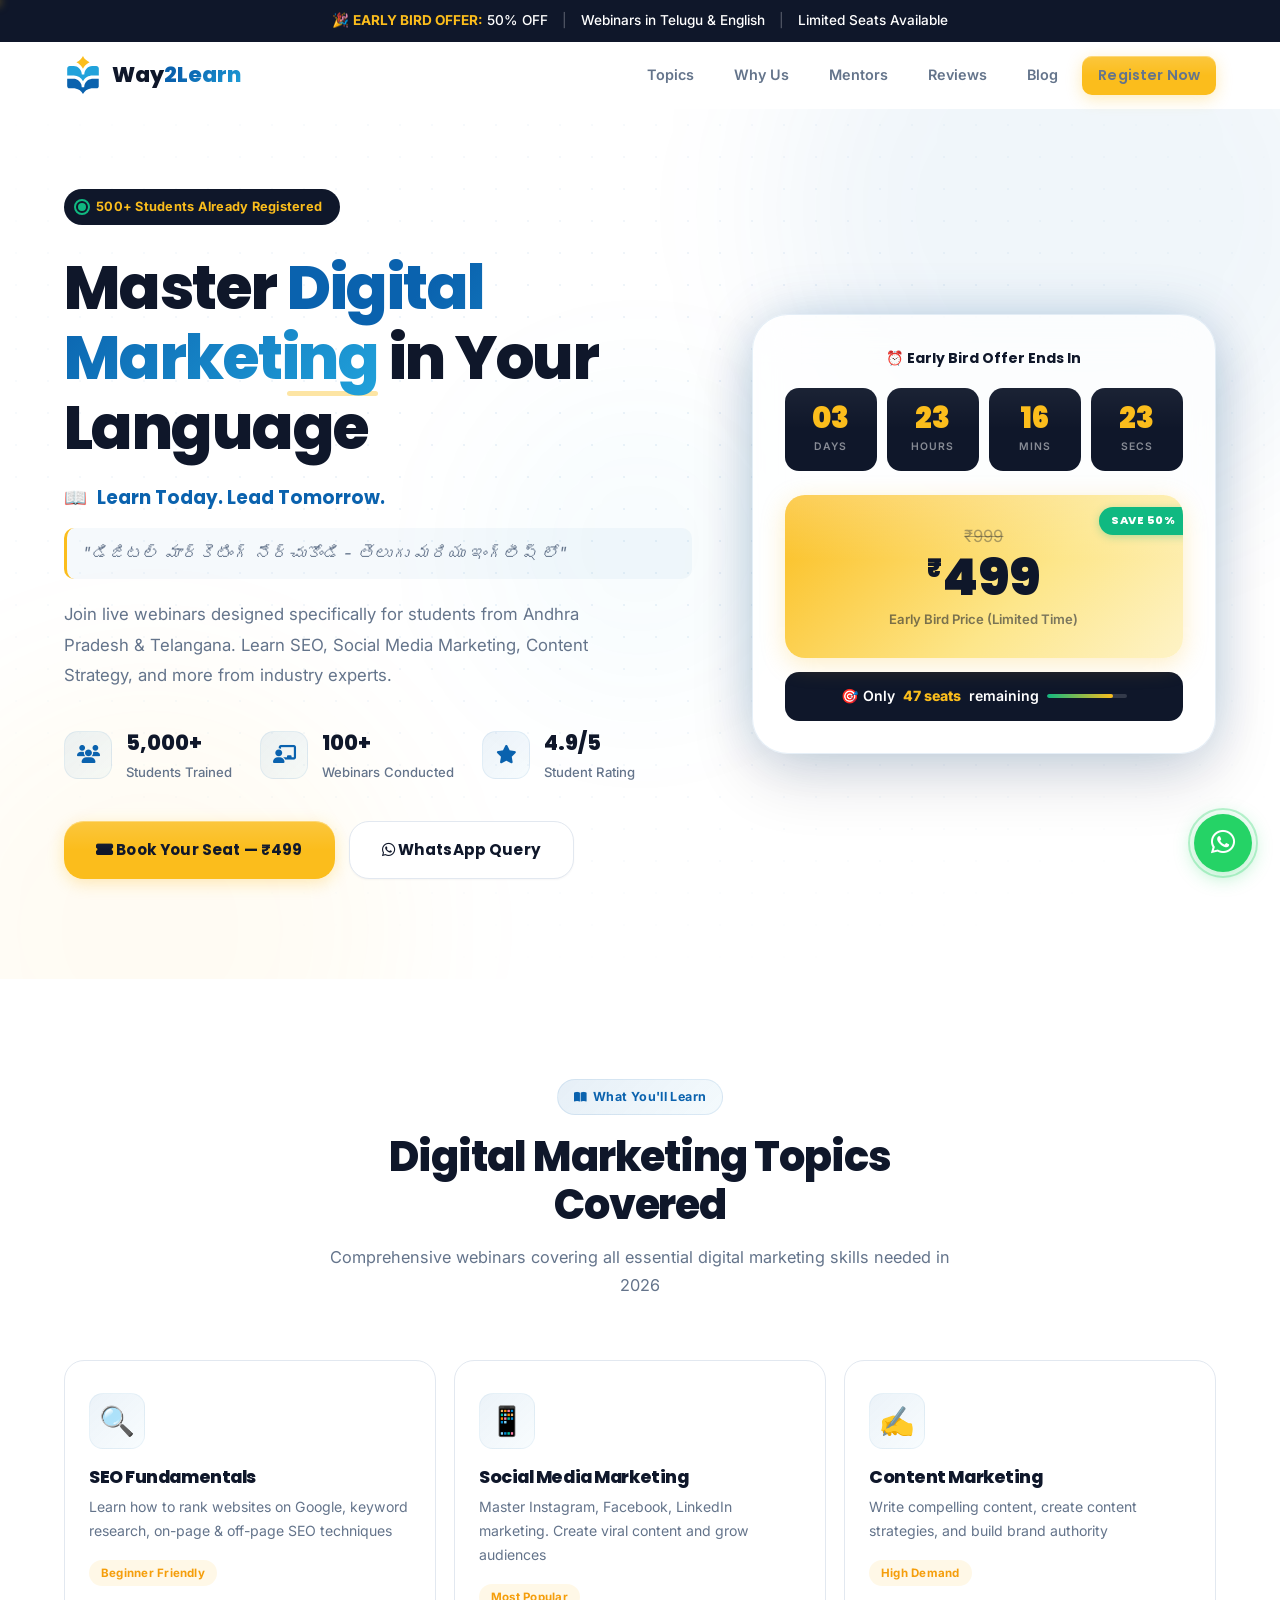
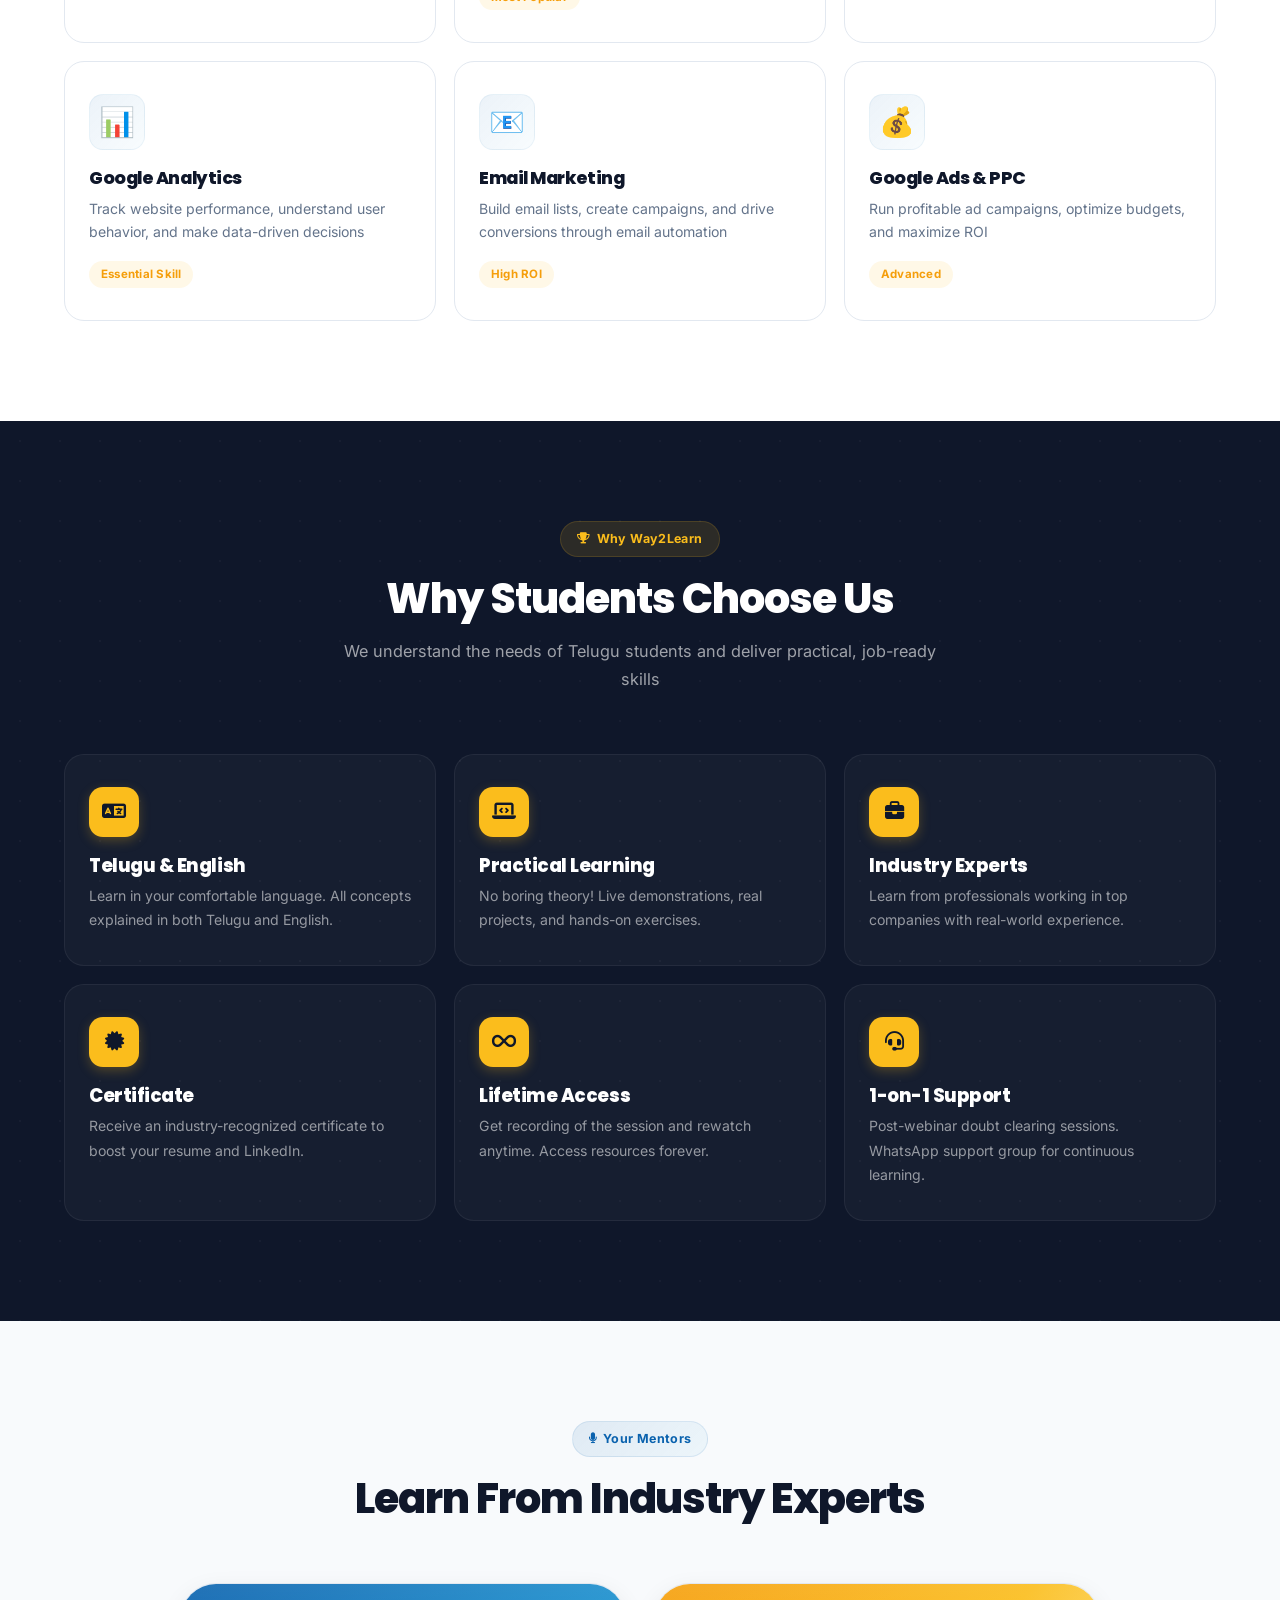
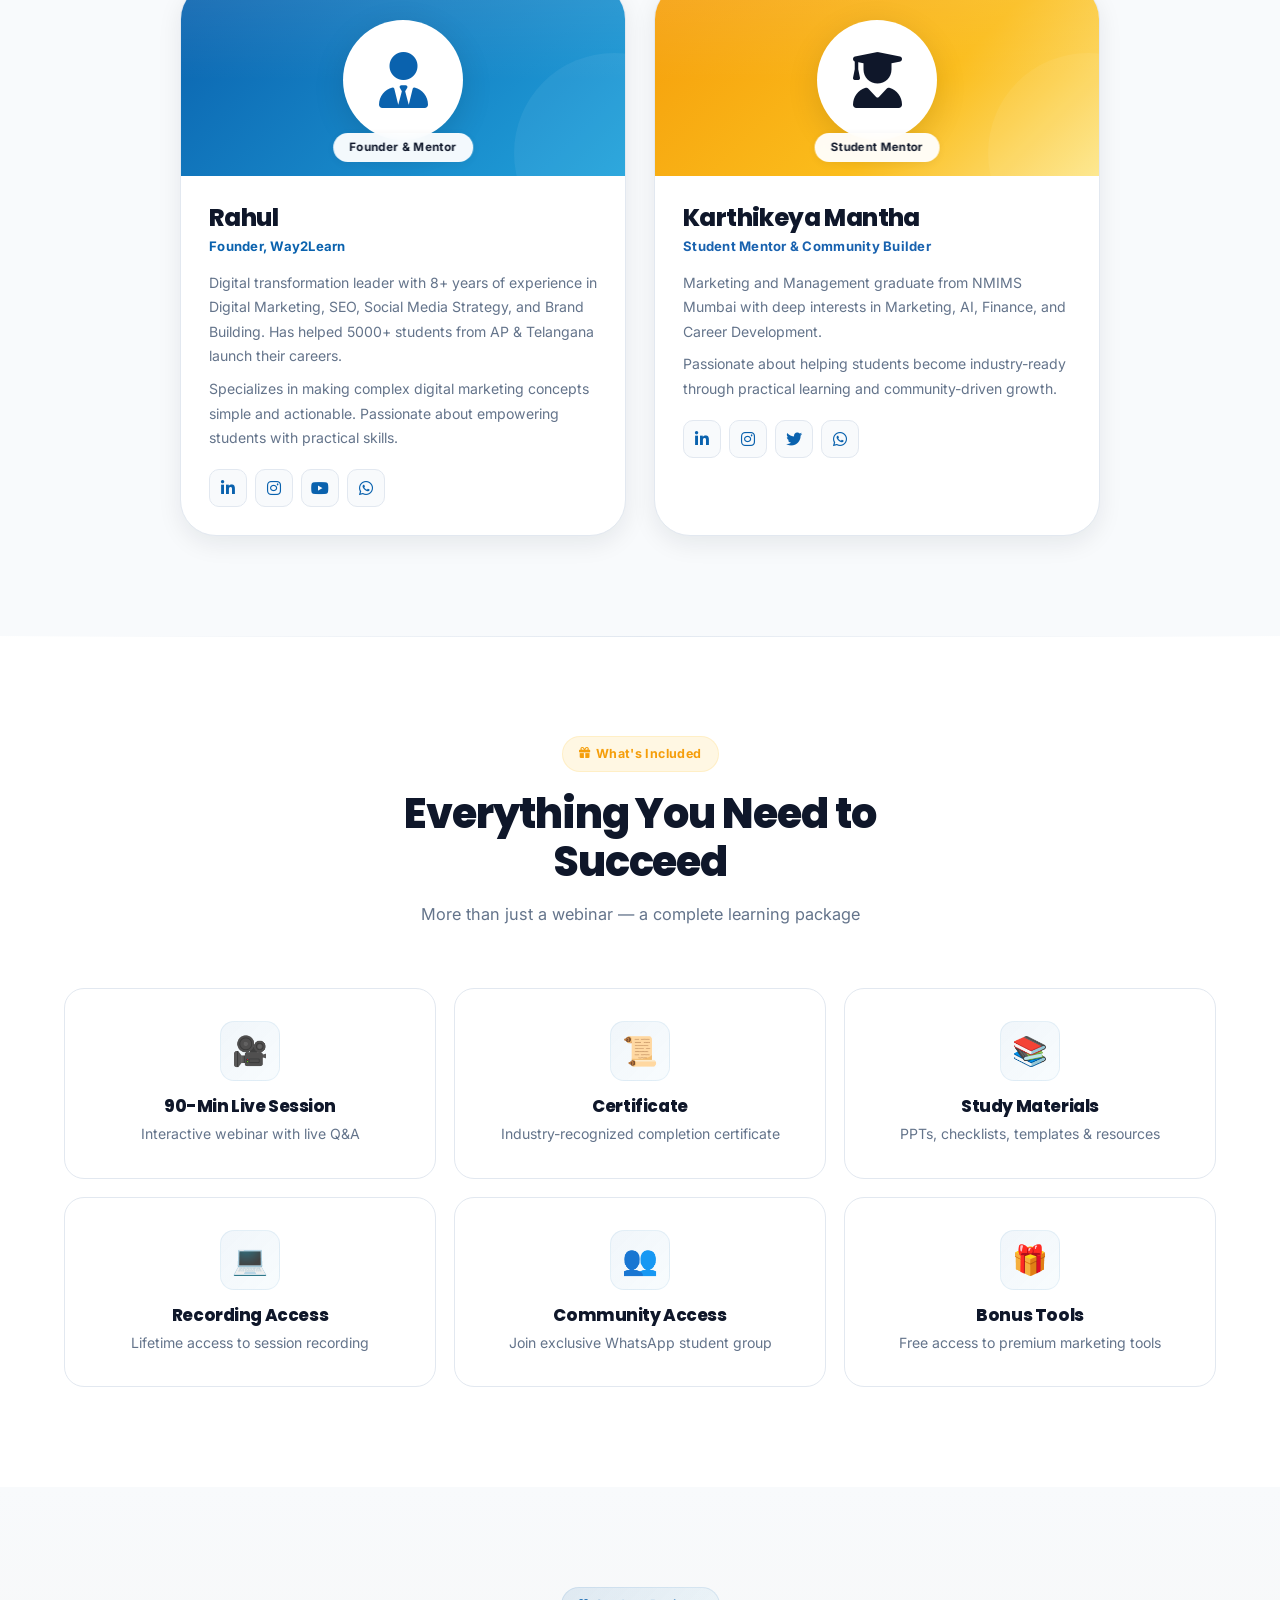
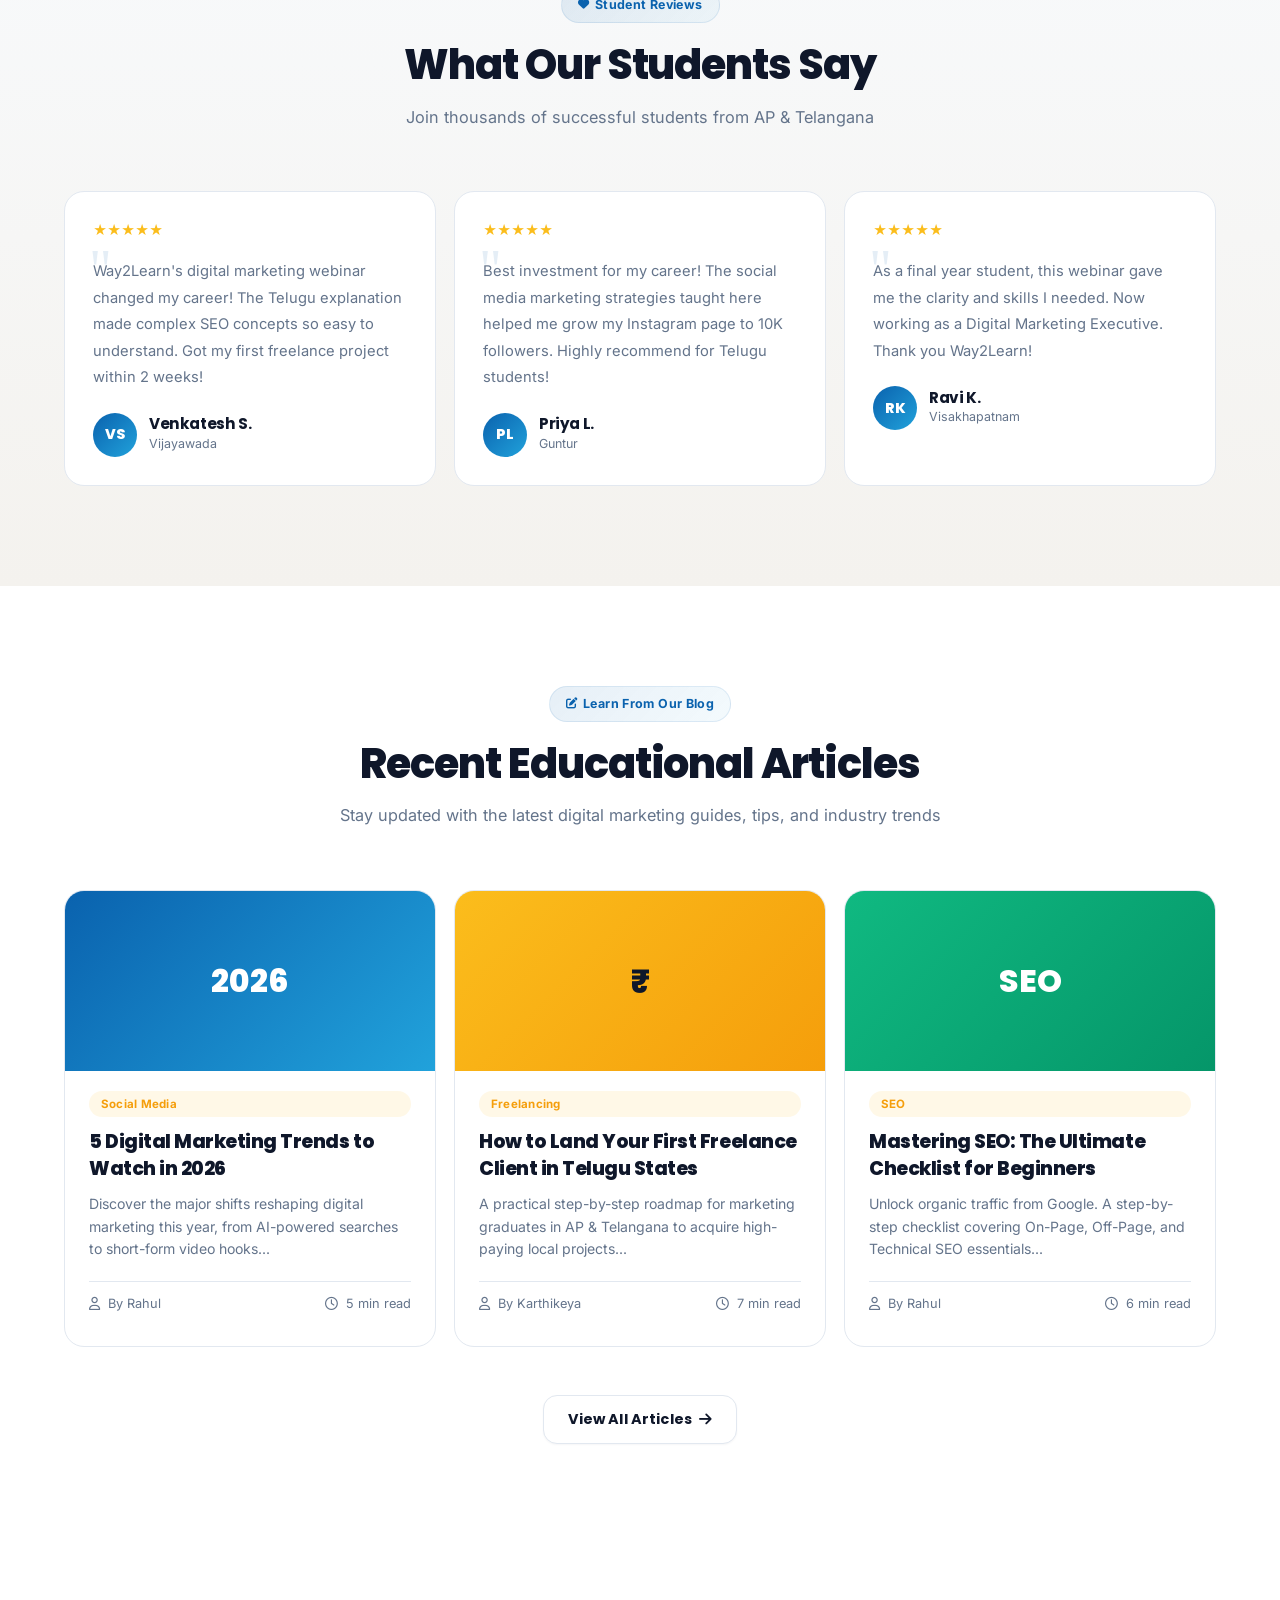
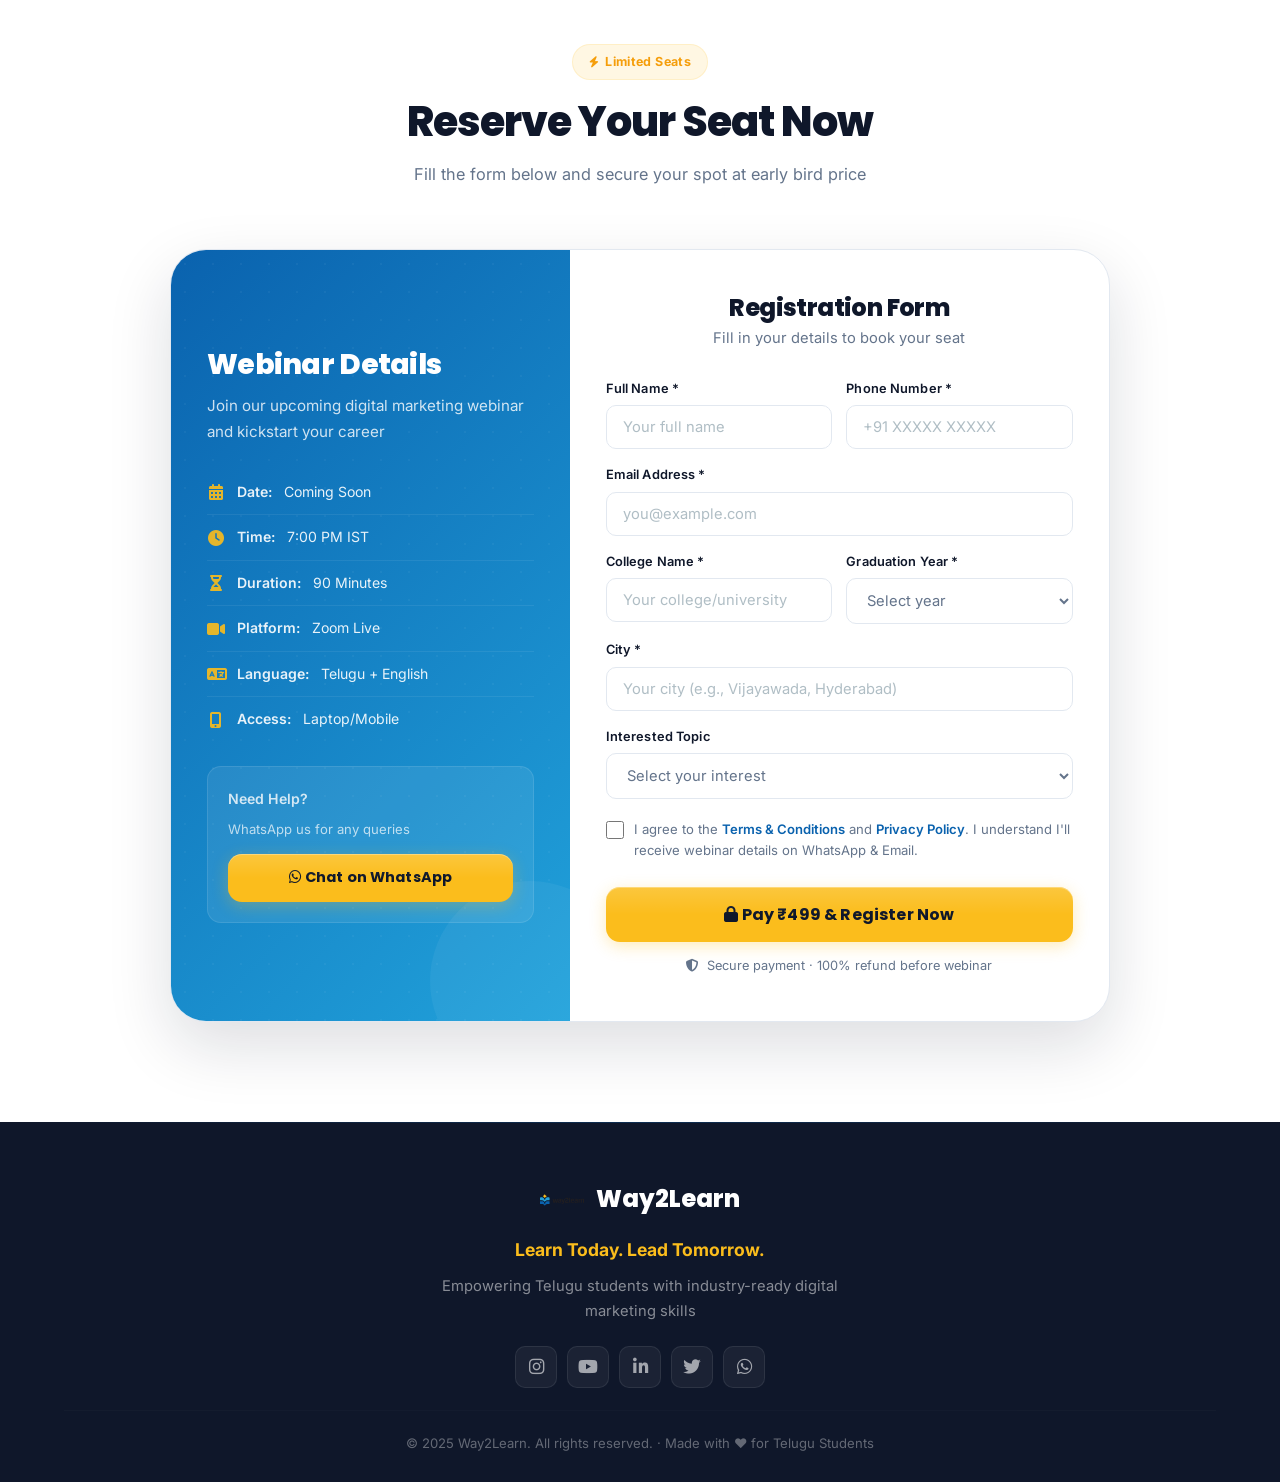
<file: index.html>
<!DOCTYPE html>
<html lang="en">
<head>
<meta charset="UTF-8" />
<meta name="viewport" content="width=device-width, initial-scale=1.0" />
<title>Way2Learn | Digital Marketing Masterclass - Learn Today. Lead Tomorrow.</title>
<meta name="description" content="Master Digital Marketing with live webinars in Telugu & English. SEO, Social Media, Content Strategy from industry experts. Join 5000+ students from AP & Telangana." />
<link rel="icon" type="image/svg+xml" href="data:image/svg+xml,%3Csvg xmlns='http://www.w3.org/2000/svg' viewBox='0 0 118.4 142.2'%3E%3Cdefs%3E%3Cstyle%3E.wl0{fill:%23fbbd1c}.wl1{fill:%230a62ae}.wl2{fill:%2321a2db}%3C/style%3E%3C/defs%3E%3Cpath class='wl2' d='M108.7,37.5c5.3,0,9.7,4.3,9.7,9.7v24.7c0,.5.1.8-.1,1.1s-.7.2-1.2.2h-21.9c-15.1-.2-28.8,8-36,21.3-6.8-12.7-19.7-20.8-34.1-21.2H1.7c-.5,0-1,.2-1.6,0v-26c0-5.3,4.3-9.7,9.7-9.7h14.8c7.4,0,14.3,3,19.8,7.9,6,5.5,9.7,13,10.1,21.1.2.9.2,1.6.1,2.5h9.4c-.2-8.2,2.8-15.9,8.2-21.8,5.6-5.9,13.2-9.7,21.4-9.7h15.1Z'/%3E%3Cpath class='wl1' d='M25.2,85.4H.7c-.5,0-.7.2-.7.6v27.1c0,0,0-.1,0-.2v-27.7h25c0,0,.1,0,.2,0Z'/%3E%3Cpath class='wl1' d='M35.8,87.7c-2.5-1-5.1-1.8-7.8-2.2,2.7.3,5.3,1.1,7.8,2.2Z'/%3E%3Cpath class='wl1' d='M43.5,92.6s0,0-.1-.1c0,0,0,0,0,0,0,0,0,0,0,0Z'/%3E%3Cpath class='wl1' d='M45.2,94.1c0,0-.1-.1-.2-.2,0,0,0,0,0,0,0,0,.1.1.2.2Z'/%3E%3Cpath class='wl1' d='M63.7,116.9h.1s0,0-.1,0Z'/%3E%3Cpath class='wl1' d='M73.2,94.1c-3.6,3.6-6.3,7.9-7.8,12.8-.9,3.1-1.4,6.1-1.5,9.2,0-8.4,3.3-16.3,9.3-22Z'/%3E%3Cpath class='wl1' d='M74.2,93.1c.2-.2.4-.4.7-.6-.5.5-.8,1-1.5,1.3.3-.3.5-.5.8-.7Z'/%3E%3Cpath class='wl1' d='M74.9,92.5c2.3-2,4.9-3.5,7.7-4.7-2.7,1.2-5.3,2.8-7.7,4.7Z'/%3E%3Cpath class='wl1' d='M91.7,85.4h1.4c-.9,0-1.8,0-2.7.2.4,0,.8-.1,1.3-.2Z'/%3E%3Cpath class='wl1' d='M118.3,113.1h0c-.1,4.4-3.7,7.9-8,7.9h-6.8s-9.2,0-9.2,0c0,0,0,0-.1,0h-.8s-.2,0-.2,0c-1.6,0-3.1.2-4.6.4h-.2c-.3,0-.6.1-.8.2-.1,0-.2,0-.3,0-11.9,2.2-22.1,9.6-28.1,20.5-6-10.9-16.3-18.3-28.1-20.5-.1,0-.2,0-.3,0-.3,0-.5,0-.8-.1h-.1c-1.5-.2-3-.4-4.6-.4h-.2s-.8,0-.8,0c0,0,0,0-.1,0h-9.2s-6.8,0-6.8,0c-4.4,0-7.9-3.5-8-7.8H0c0,0,0-27.2,0-27.2,0-.4.2-.7.7-.7h24.5c.9,0,1.8.1,2.7.2,2.7.4,5.3,1.1,7.8,2.2,2.7,1.2,5.3,2.8,7.6,4.7,0,0,0,0,.1.1.5.5.8,1,1.5,1.3,0,0,.1.1.2.2,3.5,3.6,6.3,7.9,7.8,12.8.9,3.1,1.4,6.1,1.5,9.2,0,.3,0,.5,0,.8h0s4.7,0,4.7,0h4.5c0,0,.1,0,.1,0h0s0,0,0,0c0-.3,0-.5,0-.8,0-3.2.6-6.2,1.5-9.2,1.5-4.9,4.2-9.2,7.8-12.8,0,0,.1-.1.2-.2.6-.3,1-.8,1.5-1.3,0,0,0,0,0,0,0,0,0,0,0,0,2.4-1.9,4.9-3.5,7.7-4.7,2.5-1,5.1-1.8,7.8-2.2,0,0,0,0,0,0,.9-.1,1.8-.2,2.7-.2h24.5c.5,0,.7.2.7.6v27.1Z'/%3E%3Cpath class='wl1' d='M26.7,85.4c.4,0,.9.1,1.3.2-.9-.1-1.8-.2-2.7-.2h1.4Z'/%3E%3Cpath class='wl1' d='M35.8,87.7c2.7,1.2,5.3,2.7,7.6,4.7-2.3-1.9-4.9-3.5-7.6-4.7Z'/%3E%3Cpath class='wl1' d='M44.2,93.1c.3.2.5.5.8.7-.6-.3-.9-.8-1.5-1.3.2.2.4.4.6.6Z'/%3E%3Cpath class='wl1' d='M54.5,116.1c0-3.2-.6-6.2-1.5-9.2-1.5-4.9-4.2-9.2-7.8-12.8,6,5.8,9.3,13.7,9.3,22Z'/%3E%3Cpath class='wl1' d='M63.9,116.9h0c0-.3,0-.5,0-.8,0,.3,0,.5,0,.8Z'/%3E%3Cpath class='wl1' d='M73.4,93.9c0,0-.1.1-.2.2,0,0,.1-.1.2-.2,0,0,0,0,0,0Z'/%3E%3Cpath class='wl1' d='M90.4,85.6c-2.7.4-5.4,1.1-7.8,2.2,2.5-1.1,5.1-1.9,7.8-2.2Z'/%3E%3Cpath class='wl1' d='M118.3,85.3v27.7c0,0,0,.1,0,.2v-27.1c0-.4-.2-.7-.7-.7h-24.5c0,0,.1,0,.2,0h25Z'/%3E%3Cpath class='wl0' d='M59.2,47.4c-2.3-4.1-4.6-7.7-7.5-11l-4.1-4.1c-2.5-2.1-4.9-4.1-7.8-5.7l-5.3-2.9c11-5.3,19.1-12.9,24.7-23.7l2.4,4.3c1.3,2.4,2.9,4.7,4.9,6.6l4.5,4.5c3.4,3,7.1,5.2,10.9,7.3l2,1.1c-6.4,2.9-12.1,6.9-16.9,12-3.1,3.5-5.6,7.1-7.8,11.6Z'/%3E%3C/svg%3E" />
<link rel="preconnect" href="https://fonts.googleapis.com" />
<link rel="preconnect" href="https://fonts.gstatic.com" crossorigin />
<link href="https://fonts.googleapis.com/css2?family=Inter:wght@400;500;600;700&family=Poppins:wght@600;700;800;900&display=swap" rel="stylesheet" />
<link rel="stylesheet" href="https://cdnjs.cloudflare.com/ajax/libs/font-awesome/6.4.0/css/all.min.css" />
<link rel="stylesheet" href="style.css" />
<script src="app.js" defer></script>
</head>
<body>

<!-- Scroll Progress -->
<div class="scroll-progress" id="scrollProgress"></div>

<!-- Announcement Bar -->
<div class="announcement">
  🎉 <strong>EARLY BIRD OFFER:</strong> 50% OFF <span class="sep">|</span> Webinars in Telugu & English <span class="sep">|</span> Limited Seats Available
</div>

<!-- Navigation -->
<nav class="navbar" id="navbar">
  <div class="nav-inner">
    <a href="#" class="logo">
      <svg class="logo-icon" viewBox="0 0 118.4 142.2" xmlns="http://www.w3.org/2000/svg">
        <defs><style>.wl-i{fill:#21a2db}.wl-j{fill:#0a62ae}.wl-k{fill:#fbbd1c}</style></defs>
        <path class="wl-i" d="M108.7,37.5c5.3,0,9.7,4.3,9.7,9.7v24.7c0,.5.1.8-.1,1.1s-.7.2-1.2.2h-21.9c-15.1-.2-28.8,8-36,21.3-6.8-12.7-19.7-20.8-34.1-21.2H1.7c-.5,0-1,.2-1.6,0v-26c0-5.3,4.3-9.7,9.7-9.7h14.8c7.4,0,14.3,3,19.8,7.9,6,5.5,9.7,13,10.1,21.1.2.9.2,1.6.1,2.5h9.4c-.2-8.2,2.8-15.9,8.2-21.8,5.6-5.9,13.2-9.7,21.4-9.7h15.1Z"/>
        <path class="wl-j" d="M25.2,85.4H.7c-.5,0-.7.2-.7.6v27.1c0,0,0-.1,0-.2v-27.7h25c0,0,.1,0,.2,0Z"/>
        <path class="wl-j" d="M35.8,87.7c-2.5-1-5.1-1.8-7.8-2.2,2.7.3,5.3,1.1,7.8,2.2Z"/>
        <path class="wl-j" d="M43.5,92.6s0,0-.1-.1c0,0,0,0,0,0,0,0,0,0,0,0Z"/>
        <path class="wl-j" d="M45.2,94.1c0,0-.1-.1-.2-.2,0,0,0,0,0,0,0,0,.1.1.2.2Z"/>
        <path class="wl-j" d="M63.7,116.9h.1s0,0-.1,0Z"/>
        <path class="wl-j" d="M73.2,94.1c-3.6,3.6-6.3,7.9-7.8,12.8-.9,3.1-1.4,6.1-1.5,9.2,0-8.4,3.3-16.3,9.3-22Z"/>
        <path class="wl-j" d="M74.2,93.1c.2-.2.4-.4.7-.6-.5.5-.8,1-1.5,1.3.3-.3.5-.5.8-.7Z"/>
        <path class="wl-j" d="M74.9,92.5c2.3-2,4.9-3.5,7.7-4.7-2.7,1.2-5.3,2.8-7.7,4.7Z"/>
        <path class="wl-j" d="M91.7,85.4h1.4c-.9,0-1.8,0-2.7.2.4,0,.8-.1,1.3-.2Z"/>
        <path class="wl-j" d="M118.3,113.1h0c-.1,4.4-3.7,7.9-8,7.9h-6.8s-9.2,0-9.2,0c0,0,0,0-.1,0h-.8s-.2,0-.2,0c-1.6,0-3.1.2-4.6.4h-.2c-.3,0-.6.1-.8.2-.1,0-.2,0-.3,0-11.9,2.2-22.1,9.6-28.1,20.5-6-10.9-16.3-18.3-28.1-20.5-.1,0-.2,0-.3,0-.3,0-.5,0-.8-.1h-.1c-1.5-.2-3-.4-4.6-.4h-.2s-.8,0-.8,0c0,0,0,0-.1,0h-9.2s-6.8,0-6.8,0c-4.4,0-7.9-3.5-8-7.8H0c0,0,0-27.2,0-27.2,0-.4.2-.7.7-.7h24.5c.9,0,1.8.1,2.7.2,2.7.4,5.3,1.1,7.8,2.2,2.7,1.2,5.3,2.8,7.6,4.7,0,0,0,0,.1.1.5.5.8,1,1.5,1.3,0,0,.1.1.2.2,3.5,3.6,6.3,7.9,7.8,12.8.9,3.1,1.4,6.1,1.5,9.2,0,.3,0,.5,0,.8h0s4.7,0,4.7,0h4.5c0,0,.1,0,.1,0h0s0,0,0,0c0-.3,0-.5,0-.8,0-3.2.6-6.2,1.5-9.2,1.5-4.9,4.2-9.2,7.8-12.8,0,0,.1-.1.2-.2.6-.3,1-.8,1.5-1.3,0,0,0,0,0,0,0,0,0,0,0,0,2.4-1.9,4.9-3.5,7.7-4.7,2.5-1,5.1-1.8,7.8-2.2,0,0,0,0,0,0,.9-.1,1.8-.2,2.7-.2h24.5c.5,0,.7.2.7.6v27.1Z"/>
        <path class="wl-j" d="M26.7,85.4c.4,0,.9.1,1.3.2-.9-.1-1.8-.2-2.7-.2h1.4Z"/>
        <path class="wl-j" d="M35.8,87.7c2.7,1.2,5.3,2.7,7.6,4.7-2.3-1.9-4.9-3.5-7.6-4.7Z"/>
        <path class="wl-j" d="M44.2,93.1c.3.2.5.5.8.7-.6-.3-.9-.8-1.5-1.3.2.2.4.4.6.6Z"/>
        <path class="wl-j" d="M54.5,116.1c0-3.2-.6-6.2-1.5-9.2-1.5-4.9-4.2-9.2-7.8-12.8,6,5.8,9.3,13.7,9.3,22Z"/>
        <path class="wl-j" d="M63.9,116.9h0c0-.3,0-.5,0-.8,0,.3,0,.5,0,.8Z"/>
        <path class="wl-j" d="M73.4,93.9c0,0-.1.1-.2.2,0,0,.1-.1.2-.2,0,0,0,0,0,0Z"/>
        <path class="wl-j" d="M90.4,85.6c-2.7.4-5.4,1.1-7.8,2.2,2.5-1.1,5.1-1.9,7.8-2.2Z"/>
        <path class="wl-j" d="M118.3,85.3v27.7c0,0,0,.1,0,.2v-27.1c0-.4-.2-.7-.7-.7h-24.5c0,0,.1,0,.2,0h25Z"/>
        <path class="wl-k" d="M59.2,47.4c-2.3-4.1-4.6-7.7-7.5-11l-4.1-4.1c-2.5-2.1-4.9-4.1-7.8-5.7l-5.3-2.9c11-5.3,19.1-12.9,24.7-23.7l2.4,4.3c1.3,2.4,2.9,4.7,4.9,6.6l4.5,4.5c3.4,3,7.1,5.2,10.9,7.3l2,1.1c-6.4,2.9-12.1,6.9-16.9,12-3.1,3.5-5.6,7.1-7.8,11.6Z"/>
      </svg>
      <div class="logo-text">Way<span>2Learn</span></div>
    </a>
    <ul class="nav-links" id="navLinks">
      <li><a href="#topics">Topics</a></li>
      <li><a href="#why">Why Us</a></li>
      <li><a href="#speakers">Mentors</a></li>
      <li><a href="#testimonials">Reviews</a></li>
      <li><a href="blog.html">Blog</a></li>
      <li><a href="#register" class="btn btn-accent"><span>Register Now</span></a></li>
    </ul>
    <button class="menu-toggle" id="menuToggle" aria-label="Toggle menu">☰</button>
  </div>
</nav>

<!-- Hero -->
<header class="hero">
  <div class="hero-bg">
    <div class="orb orb-1"></div>
    <div class="orb orb-2"></div>
    <div class="orb orb-3"></div>
    <div class="dot-pattern"></div>
  </div>
  <div class="container">
    <div class="hero-grid">
      <div>
        <div class="hero-badge">
          <span class="pulse-dot"></span>
          500+ Students Already Registered
        </div>
        <h1>Master <span class="highlight">Digital Marketing</span> in Your Language</h1>
        <div class="hero-tagline">
          <span>📖</span> Learn Today. Lead Tomorrow.
        </div>
        <p class="hero-telugu">"డిజిటల్ మార్కెటింగ్ నేర్చుకోండి - తెలుగు మరియు ఇంగ్లీష్ లో"</p>
        <p class="hero-description">Join live webinars designed specifically for students from Andhra Pradesh & Telangana. Learn SEO, Social Media Marketing, Content Strategy, and more from industry experts.</p>

        <div class="hero-stats">
          <div class="stat-item">
            <div class="stat-icon"><i class="fas fa-users"></i></div>
            <div class="stat-text">
              <strong data-count="5000">0</strong>
              <span>Students Trained</span>
            </div>
          </div>
          <div class="stat-item">
            <div class="stat-icon"><i class="fas fa-chalkboard-teacher"></i></div>
            <div class="stat-text">
              <strong data-count="100">0</strong>
              <span>Webinars Conducted</span>
            </div>
          </div>
          <div class="stat-item">
            <div class="stat-icon"><i class="fas fa-star"></i></div>
            <div class="stat-text">
              <strong>4.9/5</strong>
              <span>Student Rating</span>
            </div>
          </div>
        </div>

        <div class="hero-cta">
          <a href="#register" class="btn btn-accent btn-large">
            <span><i class="fas fa-ticket-alt"></i> Book Your Seat — ₹499</span>
          </a>
          <a href="https://wa.me/91XXXXXXXXXX" class="btn btn-outline btn-large" target="_blank">
            <span><i class="fab fa-whatsapp"></i> WhatsApp Query</span>
          </a>
        </div>
      </div>

      <div class="hero-card fade-scale">
        <div class="countdown-label">⏰ Early Bird Offer Ends In</div>
        <div class="countdown" id="countdown">
          <div class="count-box"><div class="count-num" id="days">00</div><div class="count-label">Days</div></div>
          <div class="count-box"><div class="count-num" id="hours">00</div><div class="count-label">Hours</div></div>
          <div class="count-box"><div class="count-num" id="minutes">00</div><div class="count-label">Mins</div></div>
          <div class="count-box"><div class="count-num" id="seconds">00</div><div class="count-label">Secs</div></div>
        </div>

        <div class="pricing-box">
          <div class="save-badge">SAVE 50%</div>
          <div class="price-original">₹999</div>
          <div class="price-current"><span>₹</span>499</div>
          <div class="price-label">Early Bird Price (Limited Time)</div>
        </div>

        <div class="spots">
          🎯 Only <strong>47 seats</strong> remaining
          <div class="seat-bar"><div class="seat-bar-fill"></div></div>
        </div>
      </div>
    </div>
  </div>
</header>

<!-- Topics -->
<section class="section topics-section" id="topics">
  <div class="container">
    <div class="section-header fade-up">
      <div class="section-badge"><i class="fas fa-book-open" style="font-size:0.7rem"></i> What You'll Learn</div>
      <h2>Digital Marketing Topics Covered</h2>
      <p>Comprehensive webinars covering all essential digital marketing skills needed in 2026</p>
    </div>

    <div class="topics-grid">
      <div class="topic-card fade-up">
        <div class="topic-icon">🔍</div>
        <h3>SEO Fundamentals</h3>
        <p>Learn how to rank websites on Google, keyword research, on-page & off-page SEO techniques</p>
        <span class="topic-tag">Beginner Friendly</span>
      </div>
      <div class="topic-card fade-up">
        <div class="topic-icon">📱</div>
        <h3>Social Media Marketing</h3>
        <p>Master Instagram, Facebook, LinkedIn marketing. Create viral content and grow audiences</p>
        <span class="topic-tag">Most Popular</span>
      </div>
      <div class="topic-card fade-up">
        <div class="topic-icon">✍️</div>
        <h3>Content Marketing</h3>
        <p>Write compelling content, create content strategies, and build brand authority</p>
        <span class="topic-tag">High Demand</span>
      </div>
      <div class="topic-card fade-up">
        <div class="topic-icon">📊</div>
        <h3>Google Analytics</h3>
        <p>Track website performance, understand user behavior, and make data-driven decisions</p>
        <span class="topic-tag">Essential Skill</span>
      </div>
      <div class="topic-card fade-up">
        <div class="topic-icon">📧</div>
        <h3>Email Marketing</h3>
        <p>Build email lists, create campaigns, and drive conversions through email automation</p>
        <span class="topic-tag">High ROI</span>
      </div>
      <div class="topic-card fade-up">
        <div class="topic-icon">💰</div>
        <h3>Google Ads & PPC</h3>
        <p>Run profitable ad campaigns, optimize budgets, and maximize ROI</p>
        <span class="topic-tag">Advanced</span>
      </div>
    </div>
  </div>
</section>

<!-- Why -->
<section class="section why-section" id="why">
  <div class="container">
    <div class="section-header fade-up">
      <div class="section-badge" style="background:rgba(251,189,28,0.12);color:var(--accent);border-color:rgba(251,189,28,0.15)">
        <i class="fas fa-trophy" style="font-size:0.7rem"></i> Why Way2Learn
      </div>
      <h2>Why Students Choose Us</h2>
      <p>We understand the needs of Telugu students and deliver practical, job-ready skills</p>
    </div>

    <div class="why-grid">
      <div class="why-card fade-up">
        <div class="why-icon"><i class="fas fa-language"></i></div>
        <h3>Telugu & English</h3>
        <p>Learn in your comfortable language. All concepts explained in both Telugu and English.</p>
      </div>
      <div class="why-card fade-up">
        <div class="why-icon"><i class="fas fa-laptop-code"></i></div>
        <h3>Practical Learning</h3>
        <p>No boring theory! Live demonstrations, real projects, and hands-on exercises.</p>
      </div>
      <div class="why-card fade-up">
        <div class="why-icon"><i class="fas fa-briefcase"></i></div>
        <h3>Industry Experts</h3>
        <p>Learn from professionals working in top companies with real-world experience.</p>
      </div>
      <div class="why-card fade-up">
        <div class="why-icon"><i class="fas fa-certificate"></i></div>
        <h3>Certificate</h3>
        <p>Receive an industry-recognized certificate to boost your resume and LinkedIn.</p>
      </div>
      <div class="why-card fade-up">
        <div class="why-icon"><i class="fas fa-infinity"></i></div>
        <h3>Lifetime Access</h3>
        <p>Get recording of the session and rewatch anytime. Access resources forever.</p>
      </div>
      <div class="why-card fade-up">
        <div class="why-icon"><i class="fas fa-headset"></i></div>
        <h3>1-on-1 Support</h3>
        <p>Post-webinar doubt clearing sessions. WhatsApp support group for continuous learning.</p>
      </div>
    </div>
  </div>
</section>

<!-- Speakers -->
<section class="section speaker-section" id="speakers">
  <div class="container">
    <div class="section-header fade-up">
      <div class="section-badge"><i class="fas fa-microphone" style="font-size:0.7rem"></i> Your Mentors</div>
      <h2>Learn From Industry Experts</h2>
    </div>

    <div class="speakers-grid">
      <div class="speaker-card fade-up">
        <div class="speaker-image">
          <div class="speaker-avatar"><i class="fas fa-user-tie"></i></div>
          <div class="speaker-badge">Founder & Mentor</div>
        </div>
        <div class="speaker-info">
          <h3>Rahul</h3>
          <div class="speaker-role">Founder, Way2Learn</div>
          <p class="speaker-bio">Digital transformation leader with 8+ years of experience in Digital Marketing, SEO, Social Media Strategy, and Brand Building. Has helped 5000+ students from AP & Telangana launch their careers.</p>
          <p class="speaker-bio">Specializes in making complex digital marketing concepts simple and actionable. Passionate about empowering students with practical skills.</p>
          <div class="speaker-social">
            <a href="#" aria-label="LinkedIn"><i class="fab fa-linkedin-in"></i></a>
            <a href="#" aria-label="Instagram"><i class="fab fa-instagram"></i></a>
            <a href="#" aria-label="YouTube"><i class="fab fa-youtube"></i></a>
            <a href="https://wa.me/91XXXXXXXXXX" aria-label="WhatsApp"><i class="fab fa-whatsapp"></i></a>
          </div>
        </div>
      </div>

      <div class="speaker-card fade-up">
        <div class="speaker-image">
          <div class="speaker-avatar"><i class="fas fa-user-graduate"></i></div>
          <div class="speaker-badge">Student Mentor</div>
        </div>
        <div class="speaker-info">
          <h3>Karthikeya Mantha</h3>
          <div class="speaker-role">Student Mentor & Community Builder</div>
          <p class="speaker-bio">Marketing and Management graduate from NMIMS Mumbai with deep interests in Marketing, AI, Finance, and Career Development.</p>
          <p class="speaker-bio">Passionate about helping students become industry-ready through practical learning and community-driven growth.</p>
          <div class="speaker-social">
            <a href="#" aria-label="LinkedIn"><i class="fab fa-linkedin-in"></i></a>
            <a href="#" aria-label="Instagram"><i class="fab fa-instagram"></i></a>
            <a href="#" aria-label="Twitter"><i class="fab fa-twitter"></i></a>
            <a href="https://wa.me/91XXXXXXXXXX" aria-label="WhatsApp"><i class="fab fa-whatsapp"></i></a>
          </div>
        </div>
      </div>
    </div>
  </div>
</section>

<!-- Benefits -->
<section class="section benefits-section">
  <div class="container">
    <div class="section-header fade-up">
      <div class="section-badge" style="background:rgba(251,189,28,0.12);color:var(--accent-dark);border-color:rgba(251,189,28,0.15)">
        <i class="fas fa-gift" style="font-size:0.7rem"></i> What's Included
      </div>
      <h2>Everything You Need to Succeed</h2>
      <p>More than just a webinar — a complete learning package</p>
    </div>

    <div class="benefits-grid">
      <div class="benefit-card fade-up">
        <div class="benefit-icon">🎥</div>
        <h3>90-Min Live Session</h3>
        <p>Interactive webinar with live Q&A</p>
      </div>
      <div class="benefit-card fade-up">
        <div class="benefit-icon">📜</div>
        <h3>Certificate</h3>
        <p>Industry-recognized completion certificate</p>
      </div>
      <div class="benefit-card fade-up">
        <div class="benefit-icon">📚</div>
        <h3>Study Materials</h3>
        <p>PPTs, checklists, templates & resources</p>
      </div>
      <div class="benefit-card fade-up">
        <div class="benefit-icon">💻</div>
        <h3>Recording Access</h3>
        <p>Lifetime access to session recording</p>
      </div>
      <div class="benefit-card fade-up">
        <div class="benefit-icon">👥</div>
        <h3>Community Access</h3>
        <p>Join exclusive WhatsApp student group</p>
      </div>
      <div class="benefit-card fade-up">
        <div class="benefit-icon">🎁</div>
        <h3>Bonus Tools</h3>
        <p>Free access to premium marketing tools</p>
      </div>
    </div>
  </div>
</section>

<!-- Testimonials -->
<section class="section testimonials-section" id="testimonials">
  <div class="container">
    <div class="section-header fade-up">
      <div class="section-badge"><i class="fas fa-heart" style="font-size:0.7rem"></i> Student Reviews</div>
      <h2>What Our Students Say</h2>
      <p>Join thousands of successful students from AP & Telangana</p>
    </div>

    <div class="testimonials-grid">
      <div class="testimonial-card fade-up">
        <div class="testimonial-stars">★★★★★</div>
        <p class="testimonial-text">Way2Learn's digital marketing webinar changed my career! The Telugu explanation made complex SEO concepts so easy to understand. Got my first freelance project within 2 weeks!</p>
        <div class="testimonial-author">
          <div class="author-avatar">VS</div>
          <div class="author-info">
            <h4>Venkatesh S.</h4>
            <p>Vijayawada</p>
          </div>
        </div>
      </div>
      <div class="testimonial-card fade-up">
        <div class="testimonial-stars">★★★★★</div>
        <p class="testimonial-text">Best investment for my career! The social media marketing strategies taught here helped me grow my Instagram page to 10K followers. Highly recommend for Telugu students!</p>
        <div class="testimonial-author">
          <div class="author-avatar">PL</div>
          <div class="author-info">
            <h4>Priya L.</h4>
            <p>Guntur</p>
          </div>
        </div>
      </div>
      <div class="testimonial-card fade-up">
        <div class="testimonial-stars">★★★★★</div>
        <p class="testimonial-text">As a final year student, this webinar gave me the clarity and skills I needed. Now working as a Digital Marketing Executive. Thank you Way2Learn!</p>
        <div class="testimonial-author">
          <div class="author-avatar">RK</div>
          <div class="author-info">
            <h4>Ravi K.</h4>
            <p>Visakhapatnam</p>
          </div>
        </div>
      </div>
    </div>
  </div>
</section>

<!-- Recent Blog Posts -->
<section class="section blog-preview-section" id="blog-preview">
  <div class="container">
    <div class="section-header fade-up">
      <div class="section-badge"><i class="fas fa-edit" style="font-size:0.7rem"></i> Learn From Our Blog</div>
      <h2>Recent Educational Articles</h2>
      <p>Stay updated with the latest digital marketing guides, tips, and industry trends</p>
    </div>

    <div class="topics-grid">
      <!-- Blog Card 1 -->
      <a href="article.html?id=5-digital-marketing-trends-2026" class="topic-card fade-up" style="display: flex; flex-direction: column; cursor: pointer;">
        <div class="card-cover" style="height: 180px; background: linear-gradient(135deg, #0A62AE 0%, #21A2DB 100%); border-radius: var(--radius-md) var(--radius-md) 0 0; margin: -32px -24px 20px -24px; position: relative; overflow: hidden;">
          <div style="position: absolute; inset: 0; display: grid; place-items: center; color: white; font-weight: 800; font-size: 2rem; font-family: 'Poppins', sans-serif;">2026</div>
        </div>
        <span class="topic-tag" style="margin-bottom: 12px; display: inline-block;">Social Media</span>
        <h3 style="font-size: 1.2rem; line-height: 1.4; margin-bottom: 10px; color: var(--dark);">5 Digital Marketing Trends to Watch in 2026</h3>
        <p style="font-size: 0.88rem; color: var(--text-light); margin-bottom: 20px; line-height: 1.6;">Discover the major shifts reshaping digital marketing this year, from AI-powered searches to short-form video hooks...</p>
        <div style="display: flex; align-items: center; justify-content: space-between; font-size: 0.8rem; color: var(--text-light); border-top: 1px solid var(--border); padding-top: 12px; margin-top: auto;">
          <span><i class="far fa-user" style="margin-right: 4px;"></i> By Rahul</span>
          <span><i class="far fa-clock" style="margin-right: 4px;"></i> 5 min read</span>
        </div>
      </a>

      <!-- Blog Card 2 -->
      <a href="article.html?id=how-to-land-freelance-clients-telugu-states" class="topic-card fade-up" style="display: flex; flex-direction: column; cursor: pointer;">
        <div class="card-cover" style="height: 180px; background: linear-gradient(135deg, #FBBD1C 0%, #F59E0B 100%); border-radius: var(--radius-md) var(--radius-md) 0 0; margin: -32px -24px 20px -24px; position: relative; overflow: hidden;">
          <div style="position: absolute; inset: 0; display: grid; place-items: center; color: var(--dark); font-weight: 800; font-size: 2rem; font-family: 'Poppins', sans-serif;">₹</div>
        </div>
        <span class="topic-tag" style="margin-bottom: 12px; display: inline-block;">Freelancing</span>
        <h3 style="font-size: 1.2rem; line-height: 1.4; margin-bottom: 10px; color: var(--dark);">How to Land Your First Freelance Client in Telugu States</h3>
        <p style="font-size: 0.88rem; color: var(--text-light); margin-bottom: 20px; line-height: 1.6;">A practical step-by-step roadmap for marketing graduates in AP & Telangana to acquire high-paying local projects...</p>
        <div style="display: flex; align-items: center; justify-content: space-between; font-size: 0.8rem; color: var(--text-light); border-top: 1px solid var(--border); padding-top: 12px; margin-top: auto;">
          <span><i class="far fa-user" style="margin-right: 4px;"></i> By Karthikeya</span>
          <span><i class="far fa-clock" style="margin-right: 4px;"></i> 7 min read</span>
        </div>
      </a>

      <!-- Blog Card 3 -->
      <a href="article.html?id=mastering-seo-beginner-checklist" class="topic-card fade-up" style="display: flex; flex-direction: column; cursor: pointer;">
        <div class="card-cover" style="height: 180px; background: linear-gradient(135deg, #10B981 0%, #059669 100%); border-radius: var(--radius-md) var(--radius-md) 0 0; margin: -32px -24px 20px -24px; position: relative; overflow: hidden;">
          <div style="position: absolute; inset: 0; display: grid; place-items: center; color: white; font-weight: 800; font-size: 2rem; font-family: 'Poppins', sans-serif;">SEO</div>
        </div>
        <span class="topic-tag" style="margin-bottom: 12px; display: inline-block;">SEO</span>
        <h3 style="font-size: 1.2rem; line-height: 1.4; margin-bottom: 10px; color: var(--dark);">Mastering SEO: The Ultimate Checklist for Beginners</h3>
        <p style="font-size: 0.88rem; color: var(--text-light); margin-bottom: 20px; line-height: 1.6;">Unlock organic traffic from Google. A step-by-step checklist covering On-Page, Off-Page, and Technical SEO essentials...</p>
        <div style="display: flex; align-items: center; justify-content: space-between; font-size: 0.8rem; color: var(--text-light); border-top: 1px solid var(--border); padding-top: 12px; margin-top: auto;">
          <span><i class="far fa-user" style="margin-right: 4px;"></i> By Rahul</span>
          <span><i class="far fa-clock" style="margin-right: 4px;"></i> 6 min read</span>
        </div>
      </a>
    </div>

    <div style="text-align: center; margin-top: 48px;" class="fade-up">
      <a href="blog.html" class="btn btn-outline">
        <span>View All Articles <i class="fas fa-arrow-right" style="margin-left: 4px;"></i></span>
      </a>
    </div>
  </div>
</section>

<!-- Registration -->
<section class="section register-section" id="register">
  <div class="container">
    <div class="section-header fade-up">
      <div class="section-badge" style="background:rgba(251,189,28,0.12);color:var(--accent-dark);border-color:rgba(251,189,28,0.15)">
        <i class="fas fa-bolt" style="font-size:0.7rem"></i> Limited Seats
      </div>
      <h2>Reserve Your Seat Now</h2>
      <p>Fill the form below and secure your spot at early bird price</p>
    </div>

    <div class="register-wrapper fade-scale">
      <div class="register-info">
        <h3>Webinar Details</h3>
        <p>Join our upcoming digital marketing webinar and kickstart your career</p>

        <ul class="info-list">
          <li><i class="fas fa-calendar-alt"></i> <strong>Date:</strong> Coming Soon</li>
          <li><i class="fas fa-clock"></i> <strong>Time:</strong> 7:00 PM IST</li>
          <li><i class="fas fa-hourglass-half"></i> <strong>Duration:</strong> 90 Minutes</li>
          <li><i class="fas fa-video"></i> <strong>Platform:</strong> Zoom Live</li>
          <li><i class="fas fa-language"></i> <strong>Language:</strong> Telugu + English</li>
          <li><i class="fas fa-mobile-alt"></i> <strong>Access:</strong> Laptop/Mobile</li>
        </ul>

        <div style="background:rgba(255,255,255,0.08);padding:20px;border-radius:var(--radius-md);border:1px solid rgba(255,255,255,0.1)">
          <p style="font-size:0.88rem;margin-bottom:6px;font-weight:600">Need Help?</p>
          <p style="font-size:0.82rem;margin-bottom:14px;opacity:0.7">WhatsApp us for any queries</p>
          <a href="https://wa.me/91XXXXXXXXXX" class="btn btn-accent" style="width:100%" target="_blank">
            <span><i class="fab fa-whatsapp"></i> Chat on WhatsApp</span>
          </a>
        </div>
      </div>

      <div class="register-form-container">
        <div class="form-header">
          <h3>Registration Form</h3>
          <p>Fill in your details to book your seat</p>
        </div>

        <form id="registerForm" novalidate>
          <div class="form-row">
            <div class="form-group">
              <label for="firstName">Full Name *</label>
              <input type="text" id="firstName" name="firstName" placeholder="Your full name" required />
              <div class="error-msg">Please enter your name</div>
            </div>
            <div class="form-group">
              <label for="phone">Phone Number *</label>
              <input type="tel" id="phone" name="phone" placeholder="+91 XXXXX XXXXX" required />
              <div class="error-msg">Please enter valid phone number</div>
            </div>
          </div>

          <div class="form-group">
            <label for="email">Email Address *</label>
            <input type="email" id="email" name="email" placeholder="you@example.com" required />
            <div class="error-msg">Please enter valid email</div>
          </div>

          <div class="form-row">
            <div class="form-group">
              <label for="college">College Name *</label>
              <input type="text" id="college" name="college" placeholder="Your college/university" required />
              <div class="error-msg">Please enter college name</div>
            </div>
            <div class="form-group">
              <label for="gradYear">Graduation Year *</label>
              <select id="gradYear" name="gradYear" required>
                <option value="">Select year</option>
                <option value="2024">2024</option>
                <option value="2025">2025</option>
                <option value="2026">2026</option>
                <option value="2027">2027</option>
                <option value="2028">2028</option>
                <option value="Graduated">Already Graduated</option>
              </select>
              <div class="error-msg">Please select year</div>
            </div>
          </div>

          <div class="form-group">
            <label for="city">City *</label>
            <input type="text" id="city" name="city" placeholder="Your city (e.g., Vijayawada, Hyderabad)" required />
            <div class="error-msg">Please enter your city</div>
          </div>

          <div class="form-group">
            <label for="topic">Interested Topic</label>
            <select id="topic" name="topic">
              <option value="">Select your interest</option>
              <option value="seo">SEO & Content Marketing</option>
              <option value="social">Social Media Marketing</option>
              <option value="ads">Google Ads & PPC</option>
              <option value="complete">Complete Digital Marketing</option>
            </select>
          </div>

          <div class="checkbox-group">
            <input type="checkbox" id="terms" name="terms" required />
            <label for="terms">I agree to the <a href="#">Terms & Conditions</a> and <a href="#">Privacy Policy</a>. I understand I'll receive webinar details on WhatsApp & Email.</label>
          </div>
          <div class="error-msg" id="termsError">Please accept terms to continue</div>

          <button type="submit" class="btn btn-accent submit-btn">
            <span><i class="fas fa-lock"></i> Pay ₹499 & Register Now</span>
          </button>

          <p style="text-align:center;margin-top:14px;font-size:0.8rem;color:var(--text-light)">
            <i class="fas fa-shield-alt" style="margin-right:4px"></i> Secure payment · 100% refund before webinar
          </p>
        </form>

        <div class="success-message" id="successMessage">
          <div class="success-icon"><i class="fas fa-check"></i></div>
          <h3>Registration Successful! 🎉</h3>
          <p>Thank you for registering! You'll receive payment link and webinar details on WhatsApp & Email shortly.</p>

          <div class="next-steps">
            <h4>Next Steps:</h4>
            <ul style="list-style:none">
              <li><i class="fas fa-check-circle"></i> Complete payment via link</li>
              <li><i class="fas fa-check-circle"></i> Receive Zoom link & calendar invite</li>
              <li><i class="fas fa-check-circle"></i> Join WhatsApp community</li>
              <li><i class="fas fa-check-circle"></i> Attend live session</li>
            </ul>
          </div>

          <a href="https://wa.me/91XXXXXXXXXX" class="btn btn-primary" style="margin-top:22px" target="_blank">
            <span><i class="fab fa-whatsapp"></i> Join WhatsApp Group</span>
          </a>
        </div>
      </div>
    </div>
  </div>
</section>

<!-- Footer -->
<footer>
  <div class="container">
    <div class="footer-content">
      <div class="footer-logo">
        <svg class="footer-logo-icon" viewBox="0 0 544.2 142.2" xmlns="http://www.w3.org/2000/svg">
          <defs><style>.wl-f0{fill:#fbbd1c}.wl-f1{fill:#231f20}.wl-f2{fill:#0a62ae}.wl-f3{fill:#21a2db}</style></defs>
          <path class="wl-f3" d="M108.7,37.5c5.3,0,9.7,4.3,9.7,9.7v24.7c0,.5.1.8-.1,1.1s-.7.2-1.2.2h-21.9c-15.1-.2-28.8,8-36,21.3-6.8-12.7-19.7-20.8-34.1-21.2H1.7c-.5,0-1,.2-1.6,0v-26c0-5.3,4.3-9.7,9.7-9.7h14.8c7.4,0,14.3,3,19.8,7.9,6,5.5,9.7,13,10.1,21.1.2.9.2,1.6.1,2.5h9.4c-.2-8.2,2.8-15.9,8.2-21.8,5.6-5.9,13.2-9.7,21.4-9.7h15.1Z"/>
          <path class="wl-f2" d="M25.2,85.4H.7c-.5,0-.7.2-.7.6v27.1c0,0,0-.1,0-.2v-27.7h25c0,0,.1,0,.2,0Z"/>
          <path class="wl-f2" d="M35.8,87.7c-2.5-1-5.1-1.8-7.8-2.2,2.7.3,5.3,1.1,7.8,2.2Z"/>
          <path class="wl-f2" d="M43.5,92.6s0,0-.1-.1c0,0,0,0,0,0,0,0,0,0,0,0Z"/>
          <path class="wl-f2" d="M45.2,94.1c0,0-.1-.1-.2-.2,0,0,0,0,0,0,0,0,.1.1.2.2Z"/>
          <path class="wl-f2" d="M63.7,116.9h.1s0,0-.1,0Z"/>
          <path class="wl-f2" d="M73.2,94.1c-3.6,3.6-6.3,7.9-7.8,12.8-.9,3.1-1.4,6.1-1.5,9.2,0-8.4,3.3-16.3,9.3-22Z"/>
          <path class="wl-f2" d="M74.2,93.1c.2-.2.4-.4.7-.6-.5.5-.8,1-1.5,1.3.3-.3.5-.5.8-.7Z"/>
          <path class="wl-f2" d="M74.9,92.5c2.3-2,4.9-3.5,7.7-4.7-2.7,1.2-5.3,2.8-7.7,4.7Z"/>
          <path class="wl-f2" d="M91.7,85.4h1.4c-.9,0-1.8,0-2.7.2.4,0,.8-.1,1.3-.2Z"/>
          <path class="wl-f2" d="M118.3,113.1h0c-.1,4.4-3.7,7.9-8,7.9h-6.8s-9.2,0-9.2,0c0,0,0,0-.1,0h-.8s-.2,0-.2,0c-1.6,0-3.1.2-4.6.4h-.2c-.3,0-.6.1-.8.2-.1,0-.2,0-.3,0-11.9,2.2-22.1,9.6-28.1,20.5-6-10.9-16.3-18.3-28.1-20.5-.1,0-.2,0-.3,0-.3,0-.5,0-.8-.1h-.1c-1.5-.2-3-.4-4.6-.4h-.2s-.8,0-.8,0c0,0,0,0-.1,0h-9.2s-6.8,0-6.8,0c-4.4,0-7.9-3.5-8-7.8H0c0,0,0-27.2,0-27.2,0-.4.2-.7.7-.7h24.5c.9,0,1.8.1,2.7.2,2.7.4,5.3,1.1,7.8,2.2,2.7,1.2,5.3,2.8,7.6,4.7,0,0,0,0,.1.1.5.5.8,1,1.5,1.3,0,0,.1.1.2.2,3.5,3.6,6.3,7.9,7.8,12.8.9,3.1,1.4,6.1,1.5,9.2,0,.3,0,.5,0,.8h0s4.7,0,4.7,0h4.5c0,0,.1,0,.1,0h0s0,0,0,0c0-.3,0-.5,0-.8,0-3.2.6-6.2,1.5-9.2,1.5-4.9,4.2-9.2,7.8-12.8,0,0,.1-.1.2-.2.6-.3,1-.8,1.5-1.3,0,0,0,0,0,0,0,0,0,0,0,0,2.4-1.9,4.9-3.5,7.7-4.7,2.5-1,5.1-1.8,7.8-2.2,0,0,0,0,0,0,.9-.1,1.8-.2,2.7-.2h24.5c.5,0,.7.2.7.6v27.1Z"/>
          <path class="wl-f2" d="M26.7,85.4c.4,0,.9.1,1.3.2-.9-.1-1.8-.2-2.7-.2h1.4Z"/>
          <path class="wl-f2" d="M35.8,87.7c2.7,1.2,5.3,2.7,7.6,4.7-2.3-1.9-4.9-3.5-7.6-4.7Z"/>
          <path class="wl-f2" d="M44.2,93.1c.3.2.5.5.8.7-.6-.3-.9-.8-1.5-1.3.2.2.4.4.6.6Z"/>
          <path class="wl-f2" d="M54.5,116.1c0-3.2-.6-6.2-1.5-9.2-1.5-4.9-4.2-9.2-7.8-12.8,6,5.8,9.3,13.7,9.3,22Z"/>
          <path class="wl-f2" d="M63.9,116.9h0c0-.3,0-.5,0-.8,0,.3,0,.5,0,.8Z"/>
          <path class="wl-f2" d="M73.4,93.9c0,0-.1.1-.2.2,0,0,.1-.1.2-.2,0,0,0,0,0,0Z"/>
          <path class="wl-f2" d="M90.4,85.6c-2.7.4-5.4,1.1-7.8,2.2,2.5-1.1,5.1-1.9,7.8-2.2Z"/>
          <path class="wl-f2" d="M118.3,85.3v27.7c0,0,0,.1,0,.2v-27.1c0-.4-.2-.7-.7-.7h-24.5c0,0,.1,0,.2,0h25Z"/>
          <path class="wl-f0" d="M59.2,47.4c-2.3-4.1-4.6-7.7-7.5-11l-4.1-4.1c-2.5-2.1-4.9-4.1-7.8-5.7l-5.3-2.9c11-5.3,19.1-12.9,24.7-23.7l2.4,4.3c1.3,2.4,2.9,4.7,4.9,6.6l4.5,4.5c3.4,3,7.1,5.2,10.9,7.3l2,1.1c-6.4,2.9-12.1,6.9-16.9,12-3.1,3.5-5.6,7.1-7.8,11.6Z"/>
          <path class="wl-f1" d="M167.3,103.6l-10.8-46.1h11.2l7.8,36.4h.9l8-36.4h8.7l-10.4,46.1h-15.4ZM196.3,103.6l-10.5-46.1h8.8l8,36.4h.9l7.8-36.4h11.2l-10.7,46.1h-15.4ZM238.2,104.6c-5.2,0-8.9-1.1-11.2-3.3-2.3-2.2-3.4-5.8-3.4-10.9s.3-5.7,1-7.6,1.9-3.4,3.8-4.5c1.8-1,4.5-1.8,7.9-2.2,3.4-.4,7.9-.6,13.5-.6h4.5v6.7h-13.1c-2.8,0-4.7.4-5.7,1.1-1,.7-1.6,2-1.6,4v9h10.4c2.8,0,4.7-.3,5.7-1,1-.7,1.5-2,1.5-4v-25.3c-2-.6-4.7-.9-8.2-.9s-5.2.2-7.9.6c-2.7.4-5.5,1-8.3,1.8l-1.5-8.1c1.7-.6,3.6-1.1,5.8-1.6,2.1-.4,4.4-.8,6.7-1,2.3-.2,4.6-.3,6.8-.3,4.4,0,7.9.4,10.5,1.3,2.6.9,4.6,2.3,5.7,4.3,1.2,2,1.8,4.7,1.8,8v33.5h-5.4l-3-4.6c-2.2,1.9-4.7,3.3-7.3,4.2s-5.7,1.4-9,1.4ZM279.2,100.4l-12.5-42.9h11.2l9.5,33.2h.9l9.4-33.2h11.2l-12.5,42.9h-17.3ZM275.9,119.8c-1.5,0-3-.1-4.6-.3-1.6-.2-3-.5-4.2-.8l.6-6,7.4-.9c2.2-.3,3.9-.7,5.2-1.3,1.2-.6,2.2-1.4,2.9-2.7.7-1.2,1.3-2.9,1.9-5.1l.7-2.4h10.7c-1.4,4.9-3,8.7-4.8,11.6s-3.9,4.9-6.4,6.1c-2.5,1.2-5.7,1.8-9.4,1.8ZM310.3,103.6v-9.2c0-2.6.2-5,.6-7,.4-2,1.2-3.8,2.3-5.3,1.1-1.5,2.8-3,5-4.5,2.2-1.5,5.1-3,8.6-4.7,3.6-1.6,8-3.5,13.3-5.7v-12.4c-1-.2-2.1-.4-3.5-.5-1.3,0-3.1-.1-5.2-.1s-5.8.2-9,.5c-3.2.3-6.3.7-9.3,1.3l-1.6-9c3-.8,6.2-1.4,9.6-1.8,3.5-.4,6.9-.6,10.4-.6,7.1,0,12.4,1.2,15.7,3.6,3.3,2.4,5,6.3,5,11.5s-.2,4.4-.6,6.2c-.4,1.8-1.2,3.4-2.4,4.9-1.2,1.5-2.9,2.9-5.2,4.3-2.3,1.4-5.3,3-9,4.7-3.8,1.7-8.4,3.7-13.9,6v8.4h30.2v9.4h-41ZM372.1,95.3c.6.1,1.3.2,2.1.3.8,0,1.5.2,2.3.2l-.6,7.7c-1.4.4-2.6.6-3.7.8-1.1.2-2.2.3-3.3.3-2.7,0-4.7-.6-6-1.9-1.3-1.3-2-3.2-2-5.8v-53.3l11.3-1.4v53.1ZM400.1,104.6c-3.6,0-6.7-.4-9.2-1.2-2.5-.8-4.5-2.1-6-3.9-1.5-1.8-2.5-4.3-3.2-7.4-.6-3.1-1-7-1-11.6s.6-10.7,1.9-14.3c1.3-3.5,3.5-6.1,6.5-7.6,3-1.5,7.1-2.3,12.2-2.3s8.9.4,11.6,1.2c2.8.8,4.7,2.3,5.9,4.3,1.1,2.1,1.7,4.9,1.7,8.6s-.4,5.7-1.1,7.6c-.7,1.9-2.1,3.4-4.1,4.5-2,1-4.8,1.8-8.4,2.2-3.6.4-8.4.6-14.3.6h-2.8v-6.7h12.9c2.9,0,4.9-.4,5.9-1.1,1-.7,1.6-2,1.6-4v-8.4h-10.2c-2.8,0-4.8.3-5.8,1-1,.7-1.6,2-1.6,4v24.7c1.2.3,2.6.5,4,.7,1.4.2,3.1.2,5.2.2s5-.2,7.5-.6c2.5-.4,5.3-1,8.6-1.8l1.5,8.1c-2.5.9-5.5,1.6-8.8,2.1-3.4.5-6.8.7-10.5.7ZM441.7,104.6c-5.2,0-8.9-1.1-11.2-3.3-2.3-2.2-3.4-5.8-3.4-10.9s.3-5.7,1-7.6,1.9-3.4,3.8-4.5c1.8-1,4.5-1.8,7.9-2.2,3.4-.4,7.9-.6,13.5-.6h4.5v6.7h-13.1c-2.8,0-4.7.4-5.7,1.1-1,.7-1.6,2-1.6,4v9h10.4c2.8,0,4.7-.3,5.7-1,1-.7,1.5-2,1.5-4v-25.3c-2-.6-4.7-.9-8.2-.9s-5.2.2-7.9.6c-2.7.4-5.5,1-8.3,1.8l-1.5-8.1c1.7-.6,3.6-1.1,5.8-1.6,2.1-.4,4.4-.8,6.7-1,2.3-.2,4.6-.3,6.8-.3,4.4,0,7.9.4,10.5,1.3,2.6.9,4.6,2.3,5.7,4.3,1.2,2,1.8,4.7,1.8,8v33.5h-5.4l-3-4.6c-2.2,1.9-4.7,3.3-7.3,4.2s-5.7,1.4-9,1.4ZM482.7,57.5l3.7,7c2.5-2.4,4.8-4.2,6.8-5.5,2-1.3,4-2.2,6-2.9l1,11.1c-1.2.3-2.6.8-4.1,1.3-1.5.6-2.9,1.2-4.2,1.9-1.3.7-2.4,1.4-3.4,2.2v31h-11.3v-46.1h5.4ZM505.1,103.6v-46.1h5.4l3,4.6c2.4-1.9,5-3.3,7.8-4.2,2.8-.9,6-1.4,9.6-1.4s7.6.7,9.9,2.2c2.3,1.4,3.4,3.6,3.4,6.3v38.7h-11.3v-37.8h-9.6c-2.6,0-4.4.3-5.4,1-1,.6-1.5,1.9-1.5,3.7v33.1h-11.3Z"/>
        </svg>
        <span class="footer-logo-text">Way2Learn</span>
      </div>
      <p class="footer-tagline">Learn Today. Lead Tomorrow.</p>
      <p class="footer-description">Empowering Telugu students with industry-ready digital marketing skills</p>

      <div class="social-links">
        <a href="#" aria-label="Instagram"><i class="fab fa-instagram"></i></a>
        <a href="#" aria-label="YouTube"><i class="fab fa-youtube"></i></a>
        <a href="#" aria-label="LinkedIn"><i class="fab fa-linkedin-in"></i></a>
        <a href="#" aria-label="Twitter"><i class="fab fa-twitter"></i></a>
        <a href="https://wa.me/91XXXXXXXXXX" aria-label="WhatsApp"><i class="fab fa-whatsapp"></i></a>
      </div>

      <div class="footer-bottom">
        © 2025 Way2Learn. All rights reserved. · Made with ❤️ for Telugu Students
      </div>
    </div>
  </div>
</footer>

<!-- WhatsApp Float -->
<a href="https://wa.me/91XXXXXXXXXX" class="whatsapp-float" target="_blank" aria-label="Chat on WhatsApp">
  <i class="fab fa-whatsapp"></i>
</a>

</body>
</html>
</file>
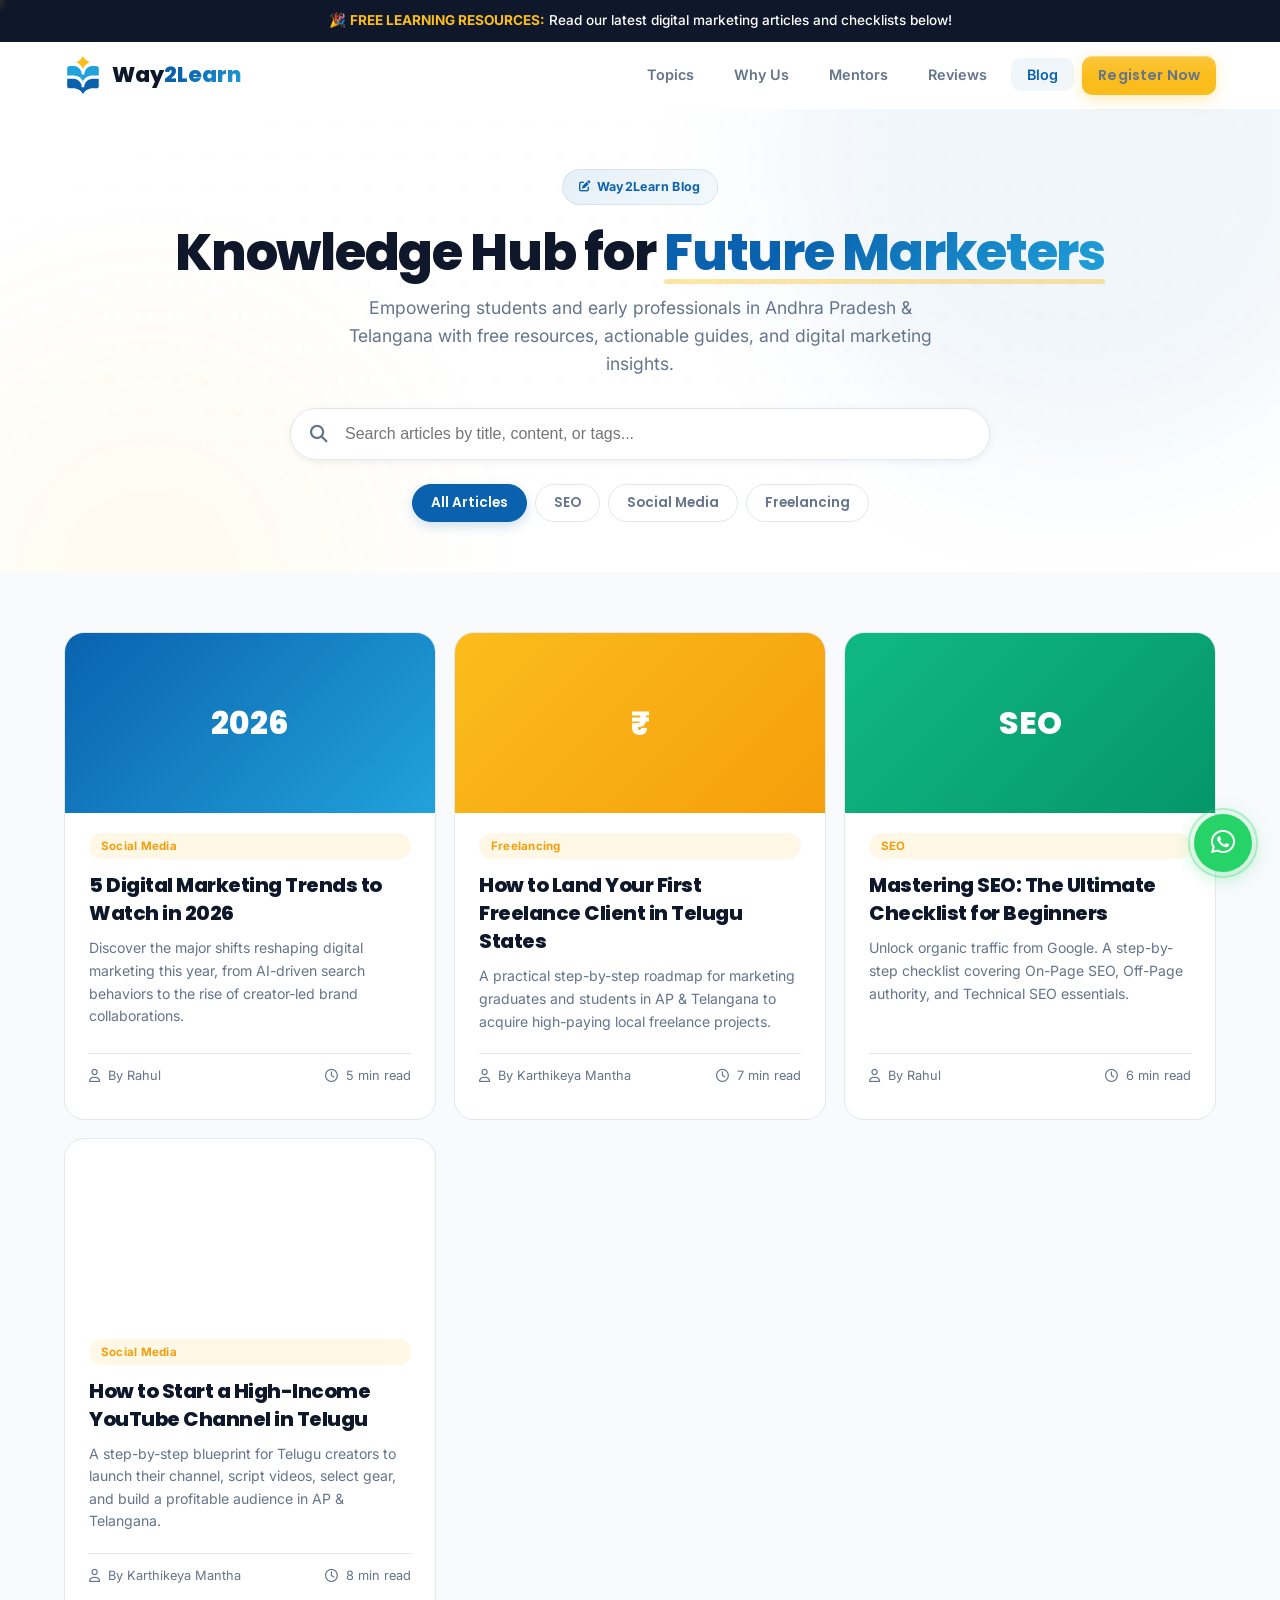
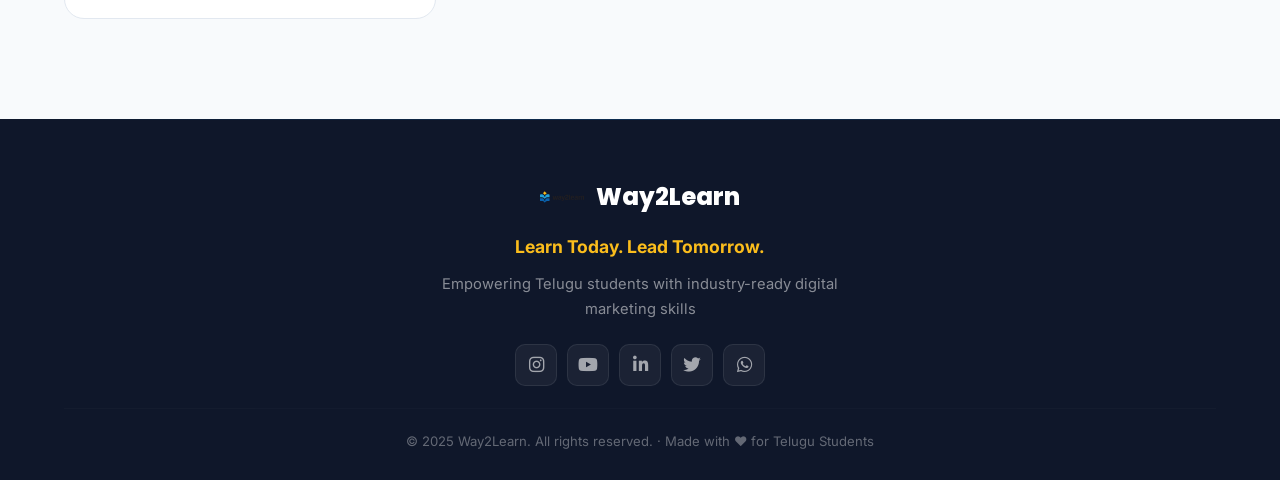
<file: blog.html>
<!DOCTYPE html>
<html lang="en">
<head>
<meta charset="UTF-8" />
<meta name="viewport" content="width=device-width, initial-scale=1.0" />
<title>Way2Learn Blog | Digital Marketing Insights & Advice</title>
<meta name="description" content="Access free digital marketing resources, SEO checklists, social media marketing tips, and freelance career guides from Way2Learn mentors." />
<link rel="icon" type="image/svg+xml" href="data:image/svg+xml,%3Csvg xmlns='http://www.w3.org/2000/svg' viewBox='0 0 118.4 142.2'%3E%3Cdefs%3E%3Cstyle%3E.wl0{fill:%23fbbd1c}.wl1{fill:%230a62ae}.wl2{fill:%2321a2db}%3C/style%3E%3C/defs%3E%3Cpath class='wl2' d='M108.7,37.5c5.3,0,9.7,4.3,9.7,9.7v24.7c0,.5.1.8-.1,1.1s-.7.2-1.2.2h-21.9c-15.1-.2-28.8,8-36,21.3-6.8-12.7-19.7-20.8-34.1-21.2H1.7c-.5,0-1,.2-1.6,0v-26c0-5.3,4.3-9.7,9.7-9.7h14.8c7.4,0,14.3,3,19.8,7.9,6,5.5,9.7,13,10.1,21.1.2.9.2,1.6.1,2.5h9.4c-.2-8.2,2.8-15.9,8.2-21.8,5.6-5.9,13.2-9.7,21.4-9.7h15.1Z'/%3E%3Cpath class='wl1' d='M25.2,85.4H.7c-.5,0-.7.2-.7.6v27.1c0,0,0-.1,0-.2v-27.7h25c0,0,.1,0,.2,0Z'/%3E%3Cpath class='wl1' d='M35.8,87.7c-2.5-1-5.1-1.8-7.8-2.2,2.7.3,5.3,1.1,7.8,2.2Z'/%3E%3Cpath class='wl1' d='M43.5,92.6s0,0-.1-.1c0,0,0,0,0,0,0,0,0,0,0,0Z'/%3E%3Cpath class='wl1' d='M45.2,94.1c0,0-.1-.1-.2-.2,0,0,0,0,0,0,0,0,.1.1.2.2Z'/%3E%3Cpath class='wl1' d='M63.7,116.9h.1s0,0-.1,0Z'/%3E%3Cpath class='wl1' d='M73.2,94.1c-3.6,3.6-6.3,7.9-7.8,12.8-.9,3.1-1.4,6.1-1.5,9.2,0-8.4,3.3-16.3,9.3-22Z'/%3E%3Cpath class='wl1' d='M74.2,93.1c.2-.2.4-.4.7-.6-.5.5-.8,1-1.5,1.3.3-.3.5-.5.8-.7Z'/%3E%3Cpath class='wl1' d='M74.9,92.5c2.3-2,4.9-3.5,7.7-4.7-2.7,1.2-5.3,2.8-7.7,4.7Z'/%3E%3Cpath class='wl1' d='M91.7,85.4h1.4c-.9,0-1.8,0-2.7.2.4,0,.8-.1,1.3-.2Z'/%3E%3Cpath class='wl1' d='M118.3,113.1h0c-.1,4.4-3.7,7.9-8,7.9h-6.8s-9.2,0-9.2,0c0,0,0,0-.1,0h-.8s-.2,0-.2,0c-1.6,0-3.1.2-4.6.4h-.2c-.3,0-.6.1-.8.2-.1,0-.2,0-.3,0-11.9,2.2-22.1,9.6-28.1,20.5-6-10.9-16.3-18.3-28.1-20.5-.1,0-.2,0-.3,0-.3,0-.5,0-.8-.1h-.1c-1.5-.2-3-.4-4.6-.4h-.2s-.8,0-.8,0c0,0,0,0-.1,0h-9.2s-6.8,0-6.8,0c-4.4,0-7.9-3.5-8-7.8H0c0,0,0-27.2,0-27.2,0-.4.2-.7.7-.7h24.5c.9,0,1.8.1,2.7.2,2.7.4,5.3,1.1,7.8,2.2,2.7,1.2,5.3,2.8,7.6,4.7,0,0,0,0,.1.1.5.5.8,1,1.5,1.3,0,0,.1.1.2.2,3.5,3.6,6.3,7.9,7.8,12.8.9,3.1,1.4,6.1,1.5,9.2,0,.3,0,.5,0,.8h0s4.7,0,4.7,0h4.5c0,0,.1,0,.1,0h0s0,0,0,0c0-.3,0-.5,0-.8,0-3.2.6-6.2,1.5-9.2,1.5-4.9,4.2-9.2,7.8-12.8,0,0,.1-.1.2-.2.6-.3,1-.8,1.5-1.3,0,0,0,0,0,0,0,0,0,0,0,0,2.4-1.9,4.9-3.5,7.7-4.7,2.5-1,5.1-1.8,7.8-2.2,0,0,0,0,0,0,.9-.1,1.8-.2,2.7-.2h24.5c.5,0,.7.2.7.6v27.1Z'/%3E%3Cpath class='wl1' d='M26.7,85.4c.4,0,.9.1,1.3.2-.9-.1-1.8-.2-2.7-.2h1.4Z'/%3E%3Cpath class='wl1' d='M35.8,87.7c2.7,1.2,5.3,2.7,7.6,4.7-2.3-1.9-4.9-3.5-7.6-4.7Z'/%3E%3Cpath class='wl1' d='M44.2,93.1c.3.2.5.5.8.7-.6-.3-.9-.8-1.5-1.3.2.2.4.4.6.6Z'/%3E%3Cpath class='wl1' d='M54.5,116.1c0-3.2-.6-6.2-1.5-9.2-1.5-4.9-4.2-9.2-7.8-12.8,6,5.8,9.3,13.7,9.3,22Z'/%3E%3Cpath class='wl1' d='M63.9,116.9h0c0-.3,0-.5,0-.8,0,.3,0,.5,0,.8Z'/%3E%3Cpath class='wl1' d='M73.4,93.9c0,0-.1.1-.2.2,0,0,.1-.1.2-.2,0,0,0,0,0,0Z'/%3E%3Cpath class='wl1' d='M90.4,85.6c-2.7.4-5.4,1.1-7.8,2.2,2.5-1.1,5.1-1.9,7.8-2.2Z'/%3E%3Cpath class='wl1' d='M118.3,85.3v27.7c0,0,0,.1,0,.2v-27.1c0-.4-.2-.7-.7-.7h-24.5c0,0,.1,0,.2,0h25Z'/%3E%3Cpath class='wl0' d='M59.2,47.4c-2.3-4.1-4.6-7.7-7.5-11l-4.1-4.1c-2.5-2.1-4.9-4.1-7.8-5.7l-5.3-2.9c11-5.3,19.1-12.9,24.7-23.7l2.4,4.3c1.3,2.4,2.9,4.7,4.9,6.6l4.5,4.5c3.4,3,7.1,5.2,10.9,7.3l2,1.1c-6.4,2.9-12.1,6.9-16.9,12-3.1,3.5-5.6,7.1-7.8,11.6Z'/%3E%3C/svg%3E" />
<link rel="preconnect" href="https://fonts.googleapis.com" />
<link rel="preconnect" href="https://fonts.gstatic.com" crossorigin />
<link href="https://fonts.googleapis.com/css2?family=Inter:wght@400;500;600;700&family=Poppins:wght@600;700;800;900&display=swap" rel="stylesheet" />
<link rel="stylesheet" href="https://cdnjs.cloudflare.com/ajax/libs/font-awesome/6.4.0/css/all.min.css" />
<link rel="stylesheet" href="style.css" />
</head>
<body>

<!-- Scroll Progress -->
<div class="scroll-progress" id="scrollProgress"></div>

<!-- Announcement Bar -->
<div class="announcement">
  🎉 <strong>FREE LEARNING RESOURCES:</strong> Read our latest digital marketing articles and checklists below!
</div>

<!-- Navigation -->
<nav class="navbar" id="navbar">
  <div class="nav-inner">
    <a href="index.html" class="logo">
      <svg class="logo-icon" viewBox="0 0 118.4 142.2" xmlns="http://www.w3.org/2000/svg">
        <defs><style>.wl-i{fill:#21a2db}.wl-j{fill:#0a62ae}.wl-k{fill:#fbbd1c}</style></defs>
        <path class="wl-i" d="M108.7,37.5c5.3,0,9.7,4.3,9.7,9.7v24.7c0,.5.1.8-.1,1.1s-.7.2-1.2.2h-21.9c-15.1-.2-28.8,8-36,21.3-6.8-12.7-19.7-20.8-34.1-21.2H1.7c-.5,0-1,.2-1.6,0v-26c0-5.3,4.3-9.7,9.7-9.7h14.8c7.4,0,14.3,3,19.8,7.9,6,5.5,9.7,13,10.1,21.1.2.9.2,1.6.1,2.5h9.4c-.2-8.2,2.8-15.9,8.2-21.8,5.6-5.9,13.2-9.7,21.4-9.7h15.1Z"/>
        <path class="wl-j" d="M25.2,85.4H.7c-.5,0-.7.2-.7.6v27.1c0,0,0-.1,0-.2v-27.7h25c0,0,.1,0,.2,0Z"/>
        <path class="wl-j" d="M35.8,87.7c-2.5-1-5.1-1.8-7.8-2.2,2.7.3,5.3,1.1,7.8,2.2Z"/>
        <path class="wl-j" d="M43.5,92.6s0,0-.1-.1c0,0,0,0,0,0,0,0,0,0,0,0Z"/>
        <path class="wl-j" d="M45.2,94.1c0,0-.1-.1-.2-.2,0,0,0,0,0,0,0,0,.1.1.2.2Z"/>
        <path class="wl-j" d="M63.7,116.9h.1s0,0-.1,0Z"/>
        <path class="wl-j" d="M73.2,94.1c-3.6,3.6-6.3,7.9-7.8,12.8-.9,3.1-1.4,6.1-1.5,9.2,0-8.4,3.3-16.3,9.3-22Z"/>
        <path class="wl-j" d="M74.2,93.1c.2-.2.4-.4.7-.6-.5.5-.8,1-1.5,1.3.3-.3.5-.5.8-.7Z"/>
        <path class="wl-j" d="M74.9,92.5c2.3-2,4.9-3.5,7.7-4.7-2.7,1.2-5.3,2.8-7.7,4.7Z"/>
        <path class="wl-j" d="M91.7,85.4h1.4c-.9,0-1.8,0-2.7.2.4,0,.8-.1,1.3-.2Z"/>
        <path class="wl-j" d="M118.3,113.1h0c-.1,4.4-3.7,7.9-8,7.9h-6.8s-9.2,0-9.2,0c0,0,0,0-.1,0h-.8s-.2,0-.2,0c-1.6,0-3.1.2-4.6.4h-.2c-.3,0-.6.1-.8.2-.1,0-.2,0-.3,0-11.9,2.2-22.1,9.6-28.1,20.5-6-10.9-16.3-18.3-28.1-20.5-.1,0-.2,0-.3,0-.3,0-.5,0-.8-.1h-.1c-1.5-.2-3-.4-4.6-.4h-.2s-.8,0-.8,0c0,0,0,0-.1,0h-9.2s-6.8,0-6.8,0c-4.4,0-7.9-3.5-8-7.8H0c0,0,0-27.2,0-27.2,0-.4.2-.7.7-.7h24.5c.9,0,1.8.1,2.7.2,2.7.4,5.3,1.1,7.8,2.2,2.7,1.2,5.3,2.8,7.6,4.7,0,0,0,0,.1.1.5.5.8,1,1.5,1.3,0,0,.1.1.2.2,3.5,3.6,6.3,7.9,7.8,12.8.9,3.1,1.4,6.1,1.5,9.2,0,.3,0,.5,0,.8h0s4.7,0,4.7,0h4.5c0,0,.1,0,.1,0h0s0,0,0,0c0-.3,0-.5,0-.8,0-3.2.6-6.2,1.5-9.2,1.5-4.9,4.2-9.2,7.8-12.8,0,0,.1-.1.2-.2.6-.3,1-.8,1.5-1.3,0,0,0,0,0,0,0,0,0,0,0,0,2.4-1.9,4.9-3.5,7.7-4.7,2.5-1,5.1-1.8,7.8-2.2,0,0,0,0,0,0,.9-.1,1.8-.2,2.7-.2h24.5c.5,0,.7.2.7.6v27.1Z"/>
        <path class="wl-j" d="M26.7,85.4c.4,0,.9.1,1.3.2-.9-.1-1.8-.2-2.7-.2h1.4Z"/>
        <path class="wl-j" d="M35.8,87.7c2.7,1.2,5.3,2.7,7.6,4.7-2.3-1.9-4.9-3.5-7.6-4.7Z"/>
        <path class="wl-j" d="M44.2,93.1c.3.2.5.5.8.7-.6-.3-.9-.8-1.5-1.3.2.2.4.4.6.6Z"/>
        <path class="wl-j" d="M54.5,116.1c0-3.2-.6-6.2-1.5-9.2-1.5-4.9-4.2-9.2-7.8-12.8,6,5.8,9.3,13.7,9.3,22Z"/>
        <path class="wl-j" d="M63.9,116.9h0c0-.3,0-.5,0-.8,0,.3,0,.5,0,.8Z"/>
        <path class="wl-j" d="M73.4,93.9c0,0-.1.1-.2.2,0,0,.1-.1.2-.2,0,0,0,0,0,0Z"/>
        <path class="wl-j" d="M90.4,85.6c-2.7.4-5.4,1.1-7.8,2.2,2.5-1.1,5.1-1.9,7.8-2.2Z"/>
        <path class="wl-j" d="M118.3,85.3v27.7c0,0,0,.1,0,.2v-27.1c0-.4-.2-.7-.7-.7h-24.5c0,0,.1,0,.2,0h25Z"/>
        <path class="wl-k" d="M59.2,47.4c-2.3-4.1-4.6-7.7-7.5-11l-4.1-4.1c-2.5-2.1-4.9-4.1-7.8-5.7l-5.3-2.9c11-5.3,19.1-12.9,24.7-23.7l2.4,4.3c1.3,2.4,2.9,4.7,4.9,6.6l4.5,4.5c3.4,3,7.1,5.2,10.9,7.3l2,1.1c-6.4,2.9-12.1,6.9-16.9,12-3.1,3.5-5.6,7.1-7.8,11.6Z"/>
      </svg>
      <div class="logo-text">Way<span>2Learn</span></div>
    </a>
    <ul class="nav-links" id="navLinks">
      <li><a href="index.html#topics">Topics</a></li>
      <li><a href="index.html#why">Why Us</a></li>
      <li><a href="index.html#speakers">Mentors</a></li>
      <li><a href="index.html#testimonials">Reviews</a></li>
      <li><a href="blog.html" class="active-nav" style="color: var(--primary);">Blog</a></li>
      <li><a href="index.html#register" class="btn btn-accent"><span>Register Now</span></a></li>
    </ul>
    <button class="menu-toggle" id="menuToggle" aria-label="Toggle menu">☰</button>
  </div>
</nav>

<!-- Blog Hero -->
<header class="hero" style="padding: 60px 0 40px; text-align: center;">
  <div class="hero-bg">
    <div class="orb orb-1" style="top: -250px;"></div>
    <div class="orb orb-2" style="bottom: -250px;"></div>
    <div class="dot-pattern"></div>
  </div>
  <div class="container" style="position: relative; z-index: 1;">
    <div class="section-badge"><i class="fas fa-edit" style="font-size:0.7rem"></i> Way2Learn Blog</div>
    <h1 style="font-size: clamp(2.2rem, 5vw, 3.2rem); margin-bottom: 12px;">Knowledge Hub for <span class="highlight">Future Marketers</span></h1>
    <p style="color: var(--text-light); font-size: 1.1rem; max-width: 600px; margin: 0 auto 30px;">
      Empowering students and early professionals in Andhra Pradesh & Telangana with free resources, actionable guides, and digital marketing insights.
    </p>

    <!-- Search & Filter Controls -->
    <div class="blog-controls" style="max-width: 700px; margin: 0 auto 10px;">
      <div class="blog-search-wrapper" style="position: relative; margin-bottom: 24px;">
        <i class="fas fa-search" style="position: absolute; left: 20px; top: 50%; transform: translateY(-50%); color: var(--text-light); font-size: 1.1rem;"></i>
        <input type="text" id="blogSearch" placeholder="Search articles by title, content, or tags..." style="width: 100%; padding: 16px 20px 16px 54px; border: 1.5px solid var(--border); border-radius: 100px; font-size: 1rem; box-shadow: var(--shadow-sm); outline: none; transition: all 0.3s;" />
      </div>

      <div class="blog-filters" style="display: flex; gap: 8px; justify-content: center; flex-wrap: wrap;">
        <button class="category-filter active" data-category="all">All Articles</button>
        <button class="category-filter" data-category="seo">SEO</button>
        <button class="category-filter" data-category="social">Social Media</button>
        <button class="category-filter" data-category="freelancing">Freelancing</button>
      </div>
    </div>
  </div>
</header>

<!-- Articles Section -->
<section class="section" style="background: var(--off-white); padding: 60px 0 100px;">
  <div class="container">
    <div class="topics-grid" id="blogGrid">
      <!-- Articles get injected dynamically here -->
    </div>
  </div>
</section>

<!-- Footer -->
<footer>
  <div class="container">
    <div class="footer-content">
      <div class="footer-logo">
        <svg class="footer-logo-icon" viewBox="0 0 544.2 142.2" xmlns="http://www.w3.org/2000/svg">
          <defs><style>.wl-f0{fill:#fbbd1c}.wl-f1{fill:#231f20}.wl-f2{fill:#0a62ae}.wl-f3{fill:#21a2db}</style></defs>
          <path class="wl-f3" d="M108.7,37.5c5.3,0,9.7,4.3,9.7,9.7v24.7c0,.5.1.8-.1,1.1s-.7.2-1.2.2h-21.9c-15.1-.2-28.8,8-36,21.3-6.8-12.7-19.7-20.8-34.1-21.2H1.7c-.5,0-1,.2-1.6,0v-26c0-5.3,4.3-9.7,9.7-9.7h14.8c7.4,0,14.3,3,19.8,7.9,6,5.5,9.7,13,10.1,21.1.2.9.2,1.6.1,2.5h9.4c-.2-8.2,2.8-15.9,8.2-21.8,5.6-5.9,13.2-9.7,21.4-9.7h15.1Z"/>
          <path class="wl-f2" d="M25.2,85.4H.7c-.5,0-.7.2-.7.6v27.1c0,0,0-.1,0-.2v-27.7h25c0,0,.1,0,.2,0Z"/>
          <path class="wl-f2" d="M35.8,87.7c-2.5-1-5.1-1.8-7.8-2.2,2.7.3,5.3,1.1,7.8,2.2Z"/>
          <path class="wl-f2" d="M43.5,92.6s0,0-.1-.1c0,0,0,0,0,0,0,0,0,0,0,0Z"/>
          <path class="wl-f2" d="M45.2,94.1c0,0-.1-.1-.2-.2,0,0,0,0,0,0,0,0,.1.1.2.2Z"/>
          <path class="wl-f2" d="M63.7,116.9h.1s0,0-.1,0Z"/>
          <path class="wl-f2" d="M73.2,94.1c-3.6,3.6-6.3,7.9-7.8,12.8-.9,3.1-1.4,6.1-1.5,9.2,0-8.4,3.3-16.3,9.3-22Z"/>
          <path class="wl-f2" d="M74.2,93.1c.2-.2.4-.4.7-.6-.5.5-.8,1-1.5,1.3.3-.3.5-.5.8-.7Z"/>
          <path class="wl-f2" d="M74.9,92.5c2.3-2,4.9-3.5,7.7-4.7-2.7,1.2-5.3,2.8-7.7,4.7Z"/>
          <path class="wl-f2" d="M91.7,85.4h1.4c-.9,0-1.8,0-2.7.2.4,0,.8-.1,1.3-.2Z"/>
          <path class="wl-f2" d="M118.3,113.1h0c-.1,4.4-3.7,7.9-8,7.9h-6.8s-9.2,0-9.2,0c0,0,0,0-.1,0h-.8s-.2,0-.2,0c-1.6,0-3.1.2-4.6.4h-.2c-.3,0-.6.1-.8.2-.1,0-.2,0-.3,0-11.9,2.2-22.1,9.6-28.1,20.5-6-10.9-16.3-18.3-28.1-20.5-.1,0-.2,0-.3,0-.3,0-.5,0-.8-.1h-.1c-1.5-.2-3-.4-4.6-.4h-.2s-.8,0-.8,0c0,0,0,0-.1,0h-9.2s-6.8,0-6.8,0c-4.4,0-7.9-3.5-8-7.8H0c0,0,0-27.2,0-27.2,0-.4.2-.7.7-.7h24.5c.9,0,1.8.1,2.7.2,2.7.4,5.3,1.1,7.8,2.2,2.7,1.2,5.3,2.8,7.6,4.7,0,0,0,0,.1.1.5.5.8,1,1.5,1.3,0,0,.1.1.2.2,3.5,3.6,6.3,7.9,7.8,12.8.9,3.1,1.4,6.1,1.5,9.2,0,.3,0,.5,0,.8h0s4.7,0,4.7,0h4.5c0,0,.1,0,.1,0h0s0,0,0,0c0-.3,0-.5,0-.8,0-3.2.6-6.2,1.5-9.2,1.5-4.9,4.2-9.2,7.8-12.8,0,0,.1-.1.2-.2.6-.3,1-.8,1.5-1.3,0,0,0,0,0,0,0,0,0,0,0,0,2.4-1.9,4.9-3.5,7.7-4.7,2.5-1,5.1-1.8,7.8-2.2,0,0,0,0,0,0,.9-.1,1.8-.2,2.7-.2h24.5c.5,0,.7.2.7.6v27.1Z"/>
          <path class="wl-f2" d="M26.7,85.4c.4,0,.9.1,1.3.2-.9-.1-1.8-.2-2.7-.2h1.4Z"/>
          <path class="wl-f2" d="M35.8,87.7c2.7,1.2,5.3,2.7,7.6,4.7-2.3-1.9-4.9-3.5-7.6-4.7Z"/>
          <path class="wl-f2" d="M44.2,93.1c.3.2.5.5.8.7-.6-.3-.9-.8-1.5-1.3.2.2.4.4.6.6Z"/>
          <path class="wl-f2" d="M54.5,116.1c0-3.2-.6-6.2-1.5-9.2-1.5-4.9-4.2-9.2-7.8-12.8,6,5.8,9.3,13.7,9.3,22Z"/>
          <path class="wl-f2" d="M63.9,116.9h0c0-.3,0-.5,0-.8,0,.3,0,.5,0,.8Z"/>
          <path class="wl-f2" d="M73.4,93.9c0,0-.1.1-.2.2,0,0,.1-.1.2-.2,0,0,0,0,0,0Z"/>
          <path class="wl-f2" d="M90.4,85.6c-2.7.4-5.4,1.1-7.8,2.2,2.5-1.1,5.1-1.9,7.8-2.2Z"/>
          <path class="wl-f2" d="M118.3,85.3v27.7c0,0,0,.1,0,.2v-27.1c0-.4-.2-.7-.7-.7h-24.5c0,0,.1,0,.2,0h25Z"/>
          <path class="wl-f0" d="M59.2,47.4c-2.3-4.1-4.6-7.7-7.5-11l-4.1-4.1c-2.5-2.1-4.9-4.1-7.8-5.7l-5.3-2.9c11-5.3,19.1-12.9,24.7-23.7l2.4,4.3c1.3,2.4,2.9,4.7,4.9,6.6l4.5,4.5c3.4,3,7.1,5.2,10.9,7.3l2,1.1c-6.4,2.9-12.1,6.9-16.9,12-3.1,3.5-5.6,7.1-7.8,11.6Z"/>
          <path class="wl-f1" d="M167.3,103.6l-10.8-46.1h11.2l7.8,36.4h.9l8-36.4h8.7l-10.4,46.1h-15.4ZM196.3,103.6l-10.5-46.1h8.8l8,36.4h.9l7.8-36.4h11.2l-10.7,46.1h-15.4ZM238.2,104.6c-5.2,0-8.9-1.1-11.2-3.3-2.3-2.2-3.4-5.8-3.4-10.9s.3-5.7,1-7.6,1.9-3.4,3.8-4.5c1.8-1,4.5-1.8,7.9-2.2,3.4-.4,7.9-.6,13.5-.6h4.5v6.7h-13.1c-2.8,0-4.7.4-5.7,1.1-1,.7-1.6,2-1.6,4v9h10.4c2.8,0,4.7-.3,5.7-1,1-.7,1.5-2,1.5-4v-25.3c-2-.6-4.7-.9-8.2-.9s-5.2.2-7.9.6c-2.7.4-5.5,1-8.3,1.8l-1.5-8.1c1.7-.6,3.6-1.1,5.8-1.6,2.1-.4,4.4-.8,6.7-1,2.3-.2,4.6-.3,6.8-.3,4.4,0,7.9.4,10.5,1.3,2.6.9,4.6,2.3,5.7,4.3,1.2,2,1.8,4.7,1.8,8v33.5h-5.4l-3-4.6c-2.2,1.9-4.7,3.3-7.3,4.2s-5.7,1.4-9,1.4ZM279.2,100.4l-12.5-42.9h11.2l9.5,33.2h.9l9.4-33.2h11.2l-12.5,42.9h-17.3ZM275.9,119.8c-1.5,0-3-.1-4.6-.3-1.6-.2-3-.5-4.2-.8l.6-6,7.4-.9c2.2-.3,3.9-.7,5.2-1.3,1.2-.6,2.2-1.4,2.9-2.7.7-1.2,1.3-2.9,1.9-5.1l.7-2.4h10.7c-1.4,4.9-3,8.7-4.8,11.6s-3.9,4.9-6.4,6.1c-2.5,1.2-5.7,1.8-9.4,1.8ZM310.3,103.6v-9.2c0-2.6.2-5,.6-7,.4-2,1.2-3.8,2.3-5.3,1.1-1.5,2.8-3,5-4.5,2.2-1.5,5.1-3,8.6-4.7,3.6-1.6,8-3.5,13.3-5.7v-12.4c-1-.2-2.1-.4-3.5-.5-1.3,0-3.1-.1-5.2-.1s-5.8.2-9,.5c-3.2.3-6.3.7-9.3,1.3l-1.6-9c3-.8,6.2-1.4,9.6-1.8,3.5-.4,6.9-.6,10.4-.6,7.1,0,12.4,1.2,15.7,3.6,3.3,2.4,5,6.3,5,11.5s-.2,4.4-.6,6.2c-.4,1.8-1.2,3.4-2.4,4.9-1.2,1.5-2.9,2.9-5.2,4.3-2.3,1.4-5.3,3-9,4.7-3.8,1.7-8.4,3.7-13.9,6v8.4h30.2v9.4h-41ZM372.1,95.3c.6.1,1.3.2,2.1.3.8,0,1.5.2,2.3.2l-.6,7.7c-1.4.4-2.6.6-3.7.8-1.1.2-2.2.3-3.3.3-2.7,0-4.7-.6-6-1.9-1.3-1.3-2-3.2-2-5.8v-53.3l11.3-1.4v53.1ZM400.1,104.6c-3.6,0-6.7-.4-9.2-1.2-2.5-.8-4.5-2.1-6-3.9-1.5-1.8-2.5-4.3-3.2-7.4-.6-3.1-1-7-1-11.6s.6-10.7,1.9-14.3c1.3-3.5,3.5-6.1,6.5-7.6,3-1.5,7.1-2.3,12.2-2.3s8.9.4,11.6,1.2c2.8.8,4.7,2.3,5.9,4.3,1.1,2.1,1.7,4.9,1.7,8.6s-.4,5.7-1.1,7.6c-.7,1.9-2.1,3.4-4.1,4.5-2,1-4.8,1.8-8.4,2.2-3.6.4-8.4.6-14.3.6h-2.8v-6.7h12.9c2.9,0,4.9-.4,5.9-1.1,1-.7,1.6-2,1.6-4v-8.4h-10.2c-2.8,0-4.8.3-5.8,1-1,.7-1.6,2-1.6,4v24.7c1.2.3,2.6.5,4,.7,1.4.2,3.1.2,5.2.2s5-.2,7.5-.6c2.5-.4,5.3-1,8.6-1.8l1.5,8.1c-2.5.9-5.5,1.6-8.8,2.1-3.4.5-6.8.7-10.5.7ZM441.7,104.6c-5.2,0-8.9-1.1-11.2-3.3-2.3-2.2-3.4-5.8-3.4-10.9s.3-5.7,1-7.6,1.9-3.4,3.8-4.5c1.8-1,4.5-1.8,7.9-2.2,3.4-.4,7.9-.6,13.5-.6h4.5v6.7h-13.1c-2.8,0-4.7.4-5.7,1.1-1,.7-1.6,2-1.6,4v9h10.4c2.8,0,4.7-.3,5.7-1,1-.7,1.5-2,1.5-4v-25.3c-2-.6-4.7-.9-8.2-.9s-5.2.2-7.9.6c-2.7.4-5.5,1-8.3,1.8l-1.5-8.1c1.7-.6,3.6-1.1,5.8-1.6,2.1-.4,4.4-.8,6.7-1,2.3-.2,4.6-.3,6.8-.3,4.4,0,7.9.4,10.5,1.3,2.6.9,4.6,2.3,5.7,4.3,1.2,2,1.8,4.7,1.8,8v33.5h-5.4l-3-4.6c-2.2,1.9-4.7,3.3-7.3,4.2s-5.7,1.4-9,1.4ZM482.7,57.5l3.7,7c2.5-2.4,4.8-4.2,6.8-5.5,2-1.3,4-2.2,6-2.9l1,11.1c-1.2.3-2.6.8-4.1,1.3-1.5.6-2.9,1.2-4.2,1.9-1.3.7-2.4,1.4-3.4,2.2v31h-11.3v-46.1h5.4ZM505.1,103.6v-46.1h5.4l3,4.6c2.4-1.9,5-3.3,7.8-4.2,2.8-.9,6-1.4,9.6-1.4s7.6.7,9.9,2.2c2.3,1.4,3.4,3.6,3.4,6.3v38.7h-11.3v-37.8h-9.6c-2.6,0-4.4.3-5.4,1-1,.6-1.5,1.9-1.5,3.7v33.1h-11.3Z"/>
        </svg>
        <span class="footer-logo-text">Way2Learn</span>
      </div>
      <p class="footer-tagline">Learn Today. Lead Tomorrow.</p>
      <p class="footer-description">Empowering Telugu students with industry-ready digital marketing skills</p>

      <div class="social-links">
        <a href="#" aria-label="Instagram"><i class="fab fa-instagram"></i></a>
        <a href="#" aria-label="YouTube"><i class="fab fa-youtube"></i></a>
        <a href="#" aria-label="LinkedIn"><i class="fab fa-linkedin-in"></i></a>
        <a href="#" aria-label="Twitter"><i class="fab fa-twitter"></i></a>
        <a href="https://wa.me/91XXXXXXXXXX" aria-label="WhatsApp"><i class="fab fa-whatsapp"></i></a>
      </div>

      <div class="footer-bottom">
        © 2025 Way2Learn. All rights reserved. · Made with ❤️ for Telugu Students
      </div>
    </div>
  </div>
</footer>

<!-- WhatsApp Float -->
<a href="https://wa.me/91XXXXXXXXXX" class="whatsapp-float" target="_blank" aria-label="Chat on WhatsApp">
  <i class="fab fa-whatsapp"></i>
</a>

<script>
  // Scroll Progress Bar
  const scrollProgress = document.getElementById('scrollProgress');
  window.addEventListener('scroll', () => {
    const scrollTop = window.scrollY;
    const docHeight = document.documentElement.scrollHeight - window.innerHeight;
    const scrollPercent = (scrollTop / docHeight) * 100;
    scrollProgress.style.width = scrollPercent + '%';
  });

  // Mobile Menu Toggling
  const menuToggle = document.getElementById('menuToggle');
  const navLinks = document.getElementById('navLinks');
  menuToggle.addEventListener('click', () => {
    const isOpen = navLinks.classList.toggle('open');
    menuToggle.textContent = isOpen ? '✕' : '☰';
    menuToggle.setAttribute('aria-expanded', isOpen);
  });

  // Dynamic Filtering Logic
  const searchInput = document.getElementById('blogSearch');
  const categoryFilters = document.querySelectorAll('.category-filter');
  const blogGrid = document.getElementById('blogGrid');
  
  let BLOG_ARTICLES = [];
  let currentCategory = 'all';
  let searchQuery = '';

  // Fetch global settings for SEO
  fetch('settings.json')
    .then(response => response.json())
    .then(settings => {
      document.title = `Blog | ${settings.siteTitle}`;
      const metaDesc = document.querySelector('meta[name="description"]');
      if (metaDesc && settings.siteDescription) {
        metaDesc.setAttribute('content', `Read the Way2Learn Blog. ${settings.siteDescription}`);
      }
    })
    .catch(error => console.warn('Could not load settings:', error));

  // Fetch blog data from JSON database
  fetch('blog-data.json')
    .then(response => {
      if (!response.ok) throw new Error('Database load failed');
      return response.json();
    })
    .then(data => {
      BLOG_ARTICLES = data.articles || [];
      renderArticles();
    })
    .catch(error => {
      console.error('Error fetching blog data:', error);
      blogGrid.innerHTML = `
        <div class="no-results" style="grid-column: 1 / -1; text-align: center; padding: 60px 20px;">
          <i class="fas fa-exclamation-triangle" style="font-size: 2.5rem; color: var(--accent-dark); margin-bottom: 16px; display: block;"></i>
          <h3 style="font-size: 1.3rem; margin-bottom: 8px; color: var(--dark);">Database Load Failure</h3>
          <p style="color: var(--text-light); font-size: 0.92rem;">Could not load blog database. Make sure blog-data.json exists.</p>
        </div>
      `;
    });

  function renderArticles() {
    blogGrid.innerHTML = '';
    
    if (typeof BLOG_ARTICLES === 'undefined') {
      blogGrid.innerHTML = `
        <div class="no-results" style="grid-column: 1 / -1; text-align: center; padding: 60px 20px;">
          <i class="fas fa-exclamation-triangle" style="font-size: 2.5rem; color: var(--accent-dark); margin-bottom: 16px; display: block;"></i>
          <h3 style="font-size: 1.3rem; margin-bottom: 8px; color: var(--dark);">Database Load Failure</h3>
          <p style="color: var(--text-light); font-size: 0.92rem;">Could not load blog data. Make sure blog-data.js is accessible.</p>
        </div>
      `;
      return;
    }

    const filtered = BLOG_ARTICLES.filter(article => {
      const matchesCategory = currentCategory === 'all' || article.category === currentCategory;
      const matchesSearch = article.title.toLowerCase().includes(searchQuery) ||
                            article.description.toLowerCase().includes(searchQuery) ||
                            article.tags.some(tag => tag.toLowerCase().includes(searchQuery));
      return matchesCategory && matchesSearch;
    });

    if (filtered.length === 0) {
      blogGrid.innerHTML = `
        <div class="no-results" style="grid-column: 1 / -1; text-align: center; padding: 60px 20px;">
          <i class="fas fa-search" style="font-size: 2.5rem; color: var(--text-light); margin-bottom: 16px; display: block;"></i>
          <h3 style="font-size: 1.3rem; margin-bottom: 8px; color: var(--dark);">No Articles Found</h3>
          <p style="color: var(--text-light); font-size: 0.92rem;">Try modifying your search keywords or checking a different category.</p>
        </div>
      `;
      return;
    }

    filtered.forEach(article => {
      const card = document.createElement('a');
      card.href = `article.html?id=${article.id}`;
      card.className = 'topic-card fade-up visible';
      card.style.display = 'flex';
      card.style.flexDirection = 'column';
      card.style.cursor = 'pointer';
      card.innerHTML = `
        <div class="card-cover" style="height: 180px; background: ${article.coverImage ? `url(${article.coverImage}) center/cover no-repeat` : article.coverGradient}; border-radius: var(--radius-md) var(--radius-md) 0 0; margin: -32px -24px 20px -24px; position: relative; overflow: hidden;">
          ${!article.coverImage ? `
            <div style="position: absolute; inset: 0; display: grid; place-items: center; color: white; font-weight: 800; font-size: 2rem; font-family: 'Poppins', sans-serif;">
              ${article.category === 'seo' ? 'SEO' : article.category === 'social' ? '2026' : '₹'}
            </div>
          ` : ''}
        </div>
        <span class="topic-tag" style="margin-bottom: 12px; display: inline-block;">${article.categoryLabel}</span>
        <h3 style="font-size: 1.25rem; line-height: 1.4; margin-bottom: 10px; color: var(--dark);">
          ${article.title}
        </h3>
        <p style="font-size: 0.88rem; color: var(--text-light); margin-bottom: 20px; line-height: 1.6;">${article.description}</p>
        <div style="display: flex; align-items: center; justify-content: space-between; font-size: 0.8rem; color: var(--text-light); border-top: 1px solid var(--border); padding-top: 12px; margin-top: auto;">
          <span><i class="far fa-user" style="margin-right: 4px;"></i> By ${article.author}</span>
          <span><i class="far fa-clock" style="margin-right: 4px;"></i> ${article.readTime}</span>
        </div>
      `;
      blogGrid.appendChild(card);
    });
  }

  // Event Listeners
  searchInput.addEventListener('input', (e) => {
    searchQuery = e.target.value.toLowerCase().trim();
    renderArticles();
  });

  categoryFilters.forEach(button => {
    button.addEventListener('click', () => {
      categoryFilters.forEach(btn => btn.classList.remove('active'));
      button.classList.add('active');
      currentCategory = button.getAttribute('data-category');
      renderArticles();
    });
  });

</script>
</body>
</html>
</file>
<file: style.css>
:root {
  --primary: #0A62AE;
  --primary-light: #21A2DB;
  --primary-rgb: 10, 98, 174;
  --primary-light-rgb: 33, 162, 219;
  --accent: #FBBD1C;
  --accent-dark: #F59E0B;
  --accent-rgb: 251, 189, 28;
  --dark: #0F172A;
  --dark-blue: #1962AF;
  --white: #FFFFFF;
  --off-white: #F8FAFC;
  --cream: #F4F2EE;
  --text: #0F172A;
  --text-light: #64748B;
  --border: #E2E8F0;
  --success: #10B981;
  --gradient-primary: linear-gradient(135deg, #0A62AE 0%, #21A2DB 100%);
  --gradient-accent: linear-gradient(135deg, #FBBD1C 0%, #F59E0B 100%);
  --gradient-text: linear-gradient(135deg, #0A62AE 30%, #21A2DB 100%);
  --radius-xs: 6px;
  --radius-sm: 10px;
  --radius-md: 14px;
  --radius-lg: 20px;
  --radius-xl: 28px;
  --radius-2xl: 36px;
  --shadow-xs: 0 1px 2px rgba(15,23,42,0.04);
  --shadow-sm: 0 2px 8px rgba(15,23,42,0.06);
  --shadow-md: 0 8px 24px rgba(15,23,42,0.08);
  --shadow-lg: 0 16px 48px rgba(15,23,42,0.1);
  --shadow-xl: 0 24px 64px rgba(15,23,42,0.14);
  --shadow-glow-primary: 0 0 60px -12px rgba(10,98,174,0.3);
  --shadow-glow-accent: 0 0 60px -12px rgba(251,189,28,0.35);
}

*, *::before, *::after { box-sizing: border-box; margin: 0; padding: 0; }
html { scroll-behavior: smooth; }
body {
  font-family: 'Inter', sans-serif;
  background: var(--white);
  color: var(--text);
  line-height: 1.6;
  overflow-x: hidden;
  -webkit-font-smoothing: antialiased;
  -moz-osx-font-smoothing: grayscale;
}
h1, h2, h3, h4, h5, h6 {
  font-family: 'Poppins', sans-serif;
  font-weight: 800;
  line-height: 1.15;
  letter-spacing: -0.025em;
}
img { max-width: 100%; display: block; }
a { text-decoration: none; color: inherit; }
.container { max-width: 1200px; margin: 0 auto; padding: 0 24px; }

/* Scroll Progress */
.scroll-progress {
  position: fixed;
  top: 0; left: 0;
  width: 0%; height: 3px;
  background: var(--gradient-primary);
  z-index: 10000;
  transition: width 0.1s linear;
  border-radius: 0 2px 2px 0;
}
.scroll-progress::after {
  content: '';
  position: absolute;
  right: 0; top: -2px;
  width: 8px; height: 7px;
  background: var(--accent);
  border-radius: 50%;
  box-shadow: 0 0 10px rgba(var(--accent-rgb), 0.6);
}

/* Announcement Bar */
.announcement {
  background: var(--dark);
  color: var(--white);
  padding: 10px 0;
  text-align: center;
  font-weight: 500;
  font-size: 0.85rem;
  position: relative;
  overflow: hidden;
}
.announcement::before {
  content: '';
  position: absolute;
  top: 0; left: -100%;
  width: 50%; height: 100%;
  background: linear-gradient(90deg, transparent, rgba(251, 189, 28, 0.1), transparent);
  animation: shimmer 5s ease-in-out infinite;
}
@keyframes shimmer { 0% { left: -50%; } 100% { left: 150%; } }
.announcement strong { color: var(--accent); font-weight: 700; }
.announcement .sep { margin: 0 10px; opacity: 0.25; }

/* Navigation */
.navbar {
  position: sticky;
  top: 0;
  background: rgba(255,255,255,0.8);
  backdrop-filter: blur(24px) saturate(180%);
  -webkit-backdrop-filter: blur(24px) saturate(180%);
  z-index: 1000;
  transition: all 0.4s cubic-bezier(0.4, 0, 0.2, 1);
}
.navbar.scrolled {
  box-shadow: 0 1px 20px rgba(15,23,42,0.06);
  border-bottom: 1px solid var(--border);
}
.nav-inner {
  display: flex;
  align-items: center;
  justify-content: space-between;
  padding: 14px 24px;
  max-width: 1200px;
  margin: 0 auto;
}
.logo { display: flex; align-items: center; gap: 10px; }
.logo-icon {
  width: 38px; height: 38px;
  flex-shrink: 0;
}
.logo-text {
  font-family: 'Poppins', sans-serif;
  font-weight: 800;
  font-size: 1.35rem;
  color: var(--dark);
}
.logo-text span {
  background: var(--gradient-text);
  -webkit-background-clip: text;
  -webkit-text-fill-color: transparent;
  background-clip: text;
}
.nav-links {
  display: flex;
  gap: 8px;
  list-style: none;
  align-items: center;
}
.nav-links a {
  font-weight: 600;
  color: var(--text-light);
  transition: all 0.25s ease;
  font-size: 0.9rem;
  padding: 8px 16px;
  border-radius: var(--radius-sm);
}
.nav-links a:hover {
  color: var(--primary);
  background: rgba(var(--primary-rgb), 0.06);
}

/* Buttons */
.btn {
  display: inline-flex;
  align-items: center;
  justify-content: center;
  gap: 8px;
  padding: 12px 24px;
  font-weight: 700;
  cursor: pointer;
  border: none;
  border-radius: var(--radius-md);
  transition: all 0.35s cubic-bezier(0.4, 0, 0.2, 1);
  font-size: 0.9rem;
  font-family: 'Poppins', sans-serif;
  letter-spacing: 0.01em;
  position: relative;
  overflow: hidden;
  white-space: nowrap;
}
.btn::after {
  content: '';
  position: absolute;
  inset: 0;
  background: linear-gradient(180deg, rgba(255,255,255,0.15) 0%, transparent 50%);
  pointer-events: none;
}
.btn:active { transform: scale(0.97) !important; }
.btn-primary {
  background: var(--gradient-primary);
  color: var(--white);
  box-shadow: 0 4px 16px rgba(var(--primary-rgb), 0.3), inset 0 1px 0 rgba(255,255,255,0.15);
}
.btn-primary:hover {
  transform: translateY(-2px);
  box-shadow: 0 8px 32px rgba(var(--primary-rgb), 0.35), inset 0 1px 0 rgba(255,255,255,0.15);
}
.btn-accent {
  background: var(--accent);
  color: var(--dark);
  box-shadow: 0 4px 16px rgba(var(--accent-rgb), 0.3), inset 0 1px 0 rgba(255,255,255,0.3);
}
.btn-accent:hover {
  transform: translateY(-2px);
  background: #fdb913;
  box-shadow: 0 8px 32px rgba(var(--accent-rgb), 0.4), inset 0 1px 0 rgba(255,255,255,0.3);
}
.btn-outline {
  background: var(--white);
  color: var(--text);
  border: 1.5px solid var(--border);
  box-shadow: var(--shadow-xs);
}
.btn-outline::after { display: none; }
.btn-outline:hover {
  border-color: var(--primary);
  color: var(--primary);
  transform: translateY(-2px);
  box-shadow: var(--shadow-sm);
  background: rgba(var(--primary-rgb), 0.03);
}
.btn-large { padding: 16px 32px; font-size: 0.95rem; border-radius: var(--radius-lg); }
.btn-white {
  background: var(--white);
  color: var(--dark);
  box-shadow: var(--shadow-sm);
}
.btn-white:hover {
  transform: translateY(-2px);
  box-shadow: var(--shadow-md);
}
.menu-toggle {
  display: none;
  background: none;
  border: none;
  cursor: pointer;
  font-size: 1.5rem;
  color: var(--dark);
  padding: 8px;
  border-radius: var(--radius-sm);
  transition: background 0.2s;
}
.menu-toggle:hover { background: var(--off-white); }

/* Hero */
.hero {
  padding: 80px 0 100px;
  position: relative;
  overflow: hidden;
  background: var(--white);
}
.hero-bg {
  position: absolute;
  inset: 0;
  z-index: 0;
  overflow: hidden;
}
.hero-bg .orb {
  position: absolute;
  border-radius: 50%;
  filter: blur(80px);
  opacity: 0.5;
  animation: float-orb 20s ease-in-out infinite;
}
.hero-bg .orb-1 {
  width: 600px; height: 600px;
  background: rgba(var(--primary-rgb), 0.12);
  top: -200px; right: -100px;
}
.hero-bg .orb-2 {
  width: 500px; height: 500px;
  background: rgba(var(--accent-rgb), 0.1);
  bottom: -200px; left: -100px;
  animation-delay: -7s;
}
.hero-bg .orb-3 {
  width: 300px; height: 300px;
  background: rgba(var(--primary-light-rgb), 0.08);
  top: 50%; left: 50%;
  transform: translate(-50%, -50%);
  animation-delay: -14s;
}
@keyframes float-orb {
  0%, 100% { transform: translate(0, 0) scale(1); }
  25% { transform: translate(30px, -40px) scale(1.05); }
  50% { transform: translate(-20px, 20px) scale(0.95); }
  75% { transform: translate(40px, 30px) scale(1.02); }
}
.hero-bg .dot-pattern {
  position: absolute;
  inset: 0;
  background-image: radial-gradient(rgba(var(--primary-rgb), 0.07) 1px, transparent 1px);
  background-size: 32px 32px;
  mask-image: radial-gradient(ellipse 70% 60% at 50% 40%, black 30%, transparent 100%);
  -webkit-mask-image: radial-gradient(ellipse 70% 60% at 50% 40%, black 30%, transparent 100%);
}
.hero-grid {
  display: grid;
  grid-template-columns: 1.15fr 0.85fr;
  gap: 60px;
  align-items: center;
  position: relative;
  z-index: 1;
}
.hero-badge {
  display: inline-flex;
  align-items: center;
  gap: 10px;
  background: var(--dark);
  color: var(--accent);
  padding: 8px 18px 8px 14px;
  font-weight: 700;
  font-size: 0.8rem;
  margin-bottom: 28px;
  border-radius: 100px;
  letter-spacing: 0.02em;
}
.hero-badge .pulse-dot {
  width: 8px; height: 8px;
  background: var(--success);
  border-radius: 50%;
  position: relative;
}
.hero-badge .pulse-dot::after {
  content: '';
  position: absolute;
  inset: -4px;
  border-radius: 50%;
  border: 2px solid var(--success);
  animation: ping 2s cubic-bezier(0, 0, 0.2, 1) infinite;
}
@keyframes ping {
  0% { transform: scale(1); opacity: 0.8; }
  75%, 100% { transform: scale(2); opacity: 0; }
}
.hero h1 {
  font-size: clamp(2.4rem, 5.5vw, 3.8rem);
  margin-bottom: 20px;
  color: var(--dark);
}
.hero h1 .highlight {
  background: var(--gradient-text);
  -webkit-background-clip: text;
  -webkit-text-fill-color: transparent;
  background-clip: text;
  position: relative;
}
.hero h1 .highlight::after {
  content: '';
  position: absolute;
  bottom: 4px; left: 0;
  width: 100%; height: 5px;
  background: rgba(var(--accent-rgb), 0.4);
  border-radius: 3px;
  z-index: -1;
}
.hero-tagline {
  font-family: 'Poppins', sans-serif;
  font-size: 1.15rem;
  color: var(--primary);
  font-weight: 700;
  margin-bottom: 16px;
  display: flex;
  align-items: center;
  gap: 10px;
}
.hero-telugu {
  font-size: 1.05rem;
  color: var(--text-light);
  margin-bottom: 20px;
  font-style: italic;
  padding: 12px 16px;
  background: rgba(var(--primary-rgb), 0.04);
  border-radius: var(--radius-sm);
  border-left: 3px solid var(--accent);
}
.hero-description {
  font-size: 1.05rem;
  color: var(--text-light);
  margin-bottom: 36px;
  max-width: 540px;
  line-height: 1.8;
}
.hero-stats {
  display: flex;
  gap: 28px;
  margin-bottom: 36px;
  flex-wrap: wrap;
}
.stat-item { display: flex; align-items: center; gap: 14px; }
.stat-icon {
  width: 48px; height: 48px;
  background: linear-gradient(135deg, rgba(var(--primary-rgb), 0.08) 0%, rgba(var(--primary-light-rgb), 0.04) 100%);
  border-radius: var(--radius-md);
  display: grid; place-items: center;
  color: var(--primary);
  font-size: 1.15rem;
  border: 1px solid rgba(var(--primary-rgb), 0.08);
}
.stat-text strong {
  display: block;
  font-size: 1.3rem;
  color: var(--dark);
  font-family: 'Poppins', sans-serif;
  font-weight: 800;
}
.stat-text span { font-size: 0.82rem; color: var(--text-light); font-weight: 500; }
.hero-cta { display: flex; gap: 14px; flex-wrap: wrap; }

/* Hero Card */
.hero-card {
  background: rgba(255,255,255,0.75);
  backdrop-filter: blur(20px);
  -webkit-backdrop-filter: blur(20px);
  border-radius: var(--radius-2xl);
  padding: 32px;
  position: relative;
  box-shadow: var(--shadow-xl), var(--shadow-glow-primary);
  border: 1px solid rgba(var(--primary-rgb), 0.1);
}
.countdown-label {
  text-align: center;
  font-weight: 700;
  color: var(--dark);
  margin-bottom: 18px;
  font-size: 0.88rem;
  font-family: 'Poppins', sans-serif;
}
.countdown {
  display: grid;
  grid-template-columns: repeat(4, 1fr);
  gap: 10px;
  margin-bottom: 24px;
}
.count-box {
  background: var(--dark);
  padding: 16px 8px;
  text-align: center;
  border-radius: var(--radius-md);
  position: relative;
  overflow: hidden;
}
.count-box::after {
  content: '';
  position: absolute;
  top: 0; left: 0; right: 0;
  height: 50%;
  background: linear-gradient(180deg, rgba(255,255,255,0.05) 0%, transparent 100%);
  pointer-events: none;
}
.count-num {
  font-size: 1.8rem;
  font-weight: 900;
  color: var(--accent);
  line-height: 1;
  font-family: 'Poppins', sans-serif;
  position: relative;
  z-index: 1;
}
.count-label {
  font-size: 0.65rem;
  color: rgba(255,255,255,0.5);
  text-transform: uppercase;
  margin-top: 6px;
  letter-spacing: 0.1em;
  font-weight: 600;
  position: relative;
  z-index: 1;
}
.pricing-box {
  background: linear-gradient(135deg, var(--accent) 0%, #FDE68A 60%, #FEF3C7 100%);
  padding: 28px;
  text-align: center;
  margin-bottom: 14px;
  border-radius: var(--radius-lg);
  position: relative;
  box-shadow: 0 6px 24px rgba(var(--accent-rgb), 0.25);
  overflow: hidden;
}
.pricing-box::before {
  content: '';
  position: absolute;
  inset: 0;
  background: linear-gradient(180deg, rgba(255,255,255,0.25) 0%, transparent 40%);
  pointer-events: none;
}
.pricing-box .save-badge {
  position: absolute;
  top: 12px; right: -8px;
  background: var(--success);
  color: var(--white);
  padding: 5px 16px 5px 12px;
  font-size: 0.7rem;
  font-weight: 800;
  border-radius: 100px 0 0 100px;
  letter-spacing: 0.04em;
  font-family: 'Poppins', sans-serif;
  box-shadow: 0 2px 8px rgba(16,185,129,0.3);
}
.price-original {
  font-size: 1.05rem;
  color: rgba(15,23,42,0.35);
  text-decoration: line-through;
  margin-bottom: 2px;
  position: relative;
  z-index: 1;
}
.price-current {
  font-size: 3.2rem;
  font-weight: 900;
  color: var(--dark);
  font-family: 'Poppins', sans-serif;
  line-height: 1;
  position: relative;
  z-index: 1;
}
.price-current span { font-size: 1.6rem; vertical-align: super; }
.price-label {
  font-size: 0.82rem;
  color: rgba(15,23,42,0.55);
  font-weight: 600;
  margin-top: 6px;
  position: relative;
  z-index: 1;
}
.spots {
  background: var(--dark);
  color: var(--white);
  padding: 13px;
  text-align: center;
  font-weight: 600;
  font-size: 0.88rem;
  border-radius: var(--radius-md);
  display: flex;
  align-items: center;
  justify-content: center;
  gap: 8px;
}
.spots strong { color: var(--accent); font-weight: 800; }
.spots .seat-bar {
  flex: 1;
  max-width: 80px;
  height: 4px;
  background: rgba(255,255,255,0.15);
  border-radius: 2px;
  overflow: hidden;
  display: none;
}
@media (min-width: 500px) {
  .spots .seat-bar { display: block; }
}
.spots .seat-bar-fill {
  height: 100%;
  width: 82%;
  background: linear-gradient(90deg, var(--success) 0%, var(--accent) 100%);
  border-radius: 2px;
}

/* Section base */
.section { padding: 100px 0; }
.topics-section { background: var(--white); }
.why-section { background: var(--dark); color: var(--white); position: relative; overflow: hidden; }
.why-section::before {
  content: '';
  position: absolute;
  inset: 0;
  background-image: radial-gradient(rgba(255,255,255,0.03) 1px, transparent 1px);
  background-size: 40px 40px;
  pointer-events: none;
}
.speaker-section { background: var(--off-white); }
.benefits-section { background: var(--white); position: relative; overflow: hidden; }
.benefits-section::before {
  content: '';
  position: absolute;
  top: 0; left: 0; right: 0;
  height: 1px;
  background: linear-gradient(90deg, transparent, var(--border), transparent);
}
.testimonials-section { background: linear-gradient(180deg, var(--off-white) 0%, var(--cream) 100%); }
.register-section { background: var(--white); }

.section-header {
  text-align: center;
  max-width: 620px;
  margin: 0 auto 60px;
  position: relative;
  z-index: 1;
}
.section-badge {
  display: inline-flex;
  align-items: center;
  gap: 6px;
  background: linear-gradient(135deg, rgba(var(--primary-rgb), 0.1) 0%, rgba(var(--primary-light-rgb), 0.05) 100%);
  color: var(--primary);
  padding: 7px 16px;
  font-weight: 700;
  font-size: 0.78rem;
  margin-bottom: 18px;
  border-radius: 100px;
  letter-spacing: 0.03em;
  border: 1px solid rgba(var(--primary-rgb), 0.1);
}
.section-header h2 {
  font-size: clamp(1.8rem, 3.5vw, 2.6rem);
  margin-bottom: 14px;
  color: var(--dark);
}
.why-section .section-header h2 { color: var(--white); }
.section-header p {
  color: var(--text-light);
  font-size: 1.02rem;
  line-height: 1.75;
}
.why-section .section-header p { color: rgba(255,255,255,0.6); }

/* Topics */
.topics-grid {
  display: grid;
  grid-template-columns: repeat(3, 1fr);
  gap: 18px;
}
.topic-card {
  background: var(--white);
  border: 1px solid var(--border);
  border-radius: var(--radius-lg);
  padding: 32px 24px;
  transition: all 0.4s cubic-bezier(0.4, 0, 0.2, 1);
  position: relative;
  overflow: hidden;
}
.topic-card::before {
  content: '';
  position: absolute;
  top: 0; left: 0; right: 0;
  height: 3px;
  background: var(--gradient-primary);
  transform: scaleX(0);
  transform-origin: left;
  transition: transform 0.4s cubic-bezier(0.4, 0, 0.2, 1);
}
.topic-card:hover::before { transform: scaleX(1); }
.topic-card::after {
  content: '';
  position: absolute;
  top: 0; left: 0;
  width: 200px; height: 200px;
  background: radial-gradient(circle, rgba(var(--primary-rgb), 0.04) 0%, transparent 70%);
  opacity: 0;
  transition: opacity 0.4s ease;
  pointer-events: none;
}
.topic-card:hover::after { opacity: 1; }
.topic-card:hover {
  transform: translateY(-6px);
  box-shadow: var(--shadow-lg);
  border-color: rgba(var(--primary-rgb), 0.15);
}
.topic-icon {
  width: 56px; height: 56px;
  background: linear-gradient(135deg, rgba(var(--primary-rgb), 0.08) 0%, rgba(var(--primary-light-rgb), 0.03) 100%);
  border-radius: var(--radius-md);
  display: grid; place-items: center;
  font-size: 1.8rem;
  margin-bottom: 18px;
  transition: all 0.35s ease;
  border: 1px solid rgba(var(--primary-rgb), 0.06);
}
.topic-card:hover .topic-icon {
  background: var(--gradient-primary);
  transform: scale(1.08) rotate(-2deg);
  border-color: transparent;
}
.topic-card h3 { font-size: 1.1rem; margin-bottom: 8px; color: var(--dark); }
.topic-card p {
  font-size: 0.88rem;
  color: var(--text-light);
  margin-bottom: 16px;
  line-height: 1.7;
}
.topic-tag {
  display: inline-block;
  background: rgba(var(--accent-rgb), 0.1);
  color: var(--accent-dark);
  padding: 4px 12px;
  font-size: 0.72rem;
  font-weight: 700;
  border-radius: 100px;
  letter-spacing: 0.02em;
}

/* Why */
.why-grid {
  display: grid;
  grid-template-columns: repeat(3, 1fr);
  gap: 18px;
  position: relative;
  z-index: 1;
}
.why-card {
  background: rgba(255, 255, 255, 0.03);
  border: 1px solid rgba(255, 255, 255, 0.06);
  border-radius: var(--radius-lg);
  padding: 32px 24px;
  transition: all 0.4s cubic-bezier(0.4, 0, 0.2, 1);
  position: relative;
  overflow: hidden;
}
.why-card::before {
  content: '';
  position: absolute;
  top: -50%; left: -50%;
  width: 200%; height: 200%;
  background: radial-gradient(circle at center, rgba(var(--accent-rgb), 0.06) 0%, transparent 50%);
  opacity: 0;
  transition: opacity 0.4s ease;
  pointer-events: none;
}
.why-card:hover::before { opacity: 1; }
.why-card:hover {
  background: rgba(255, 255, 255, 0.06);
  border-color: rgba(var(--accent-rgb), 0.25);
  transform: translateY(-4px);
}
.why-icon {
  width: 50px; height: 50px;
  background: var(--accent);
  border-radius: var(--radius-md);
  display: grid; place-items: center;
  color: var(--dark);
  font-size: 1.2rem;
  margin-bottom: 18px;
  box-shadow: 0 4px 12px rgba(var(--accent-rgb), 0.25);
}
.why-card h3 { font-size: 1.15rem; margin-bottom: 8px; color: var(--white); }
.why-card p { color: rgba(255, 255, 255, 0.55); font-size: 0.88rem; line-height: 1.75; }

/* Speakers */
.speakers-grid {
  display: grid;
  grid-template-columns: repeat(2, 1fr);
  gap: 28px;
  max-width: 920px;
  margin: 0 auto;
}
.speaker-card {
  background: var(--white);
  border-radius: var(--radius-2xl);
  overflow: hidden;
  box-shadow: var(--shadow-md);
  border: 1px solid var(--border);
  transition: all 0.5s cubic-bezier(0.4, 0, 0.2, 1);
}
.speaker-card:hover {
  transform: translateY(-8px);
  box-shadow: var(--shadow-xl);
}
.speaker-image {
  background: var(--gradient-primary);
  padding: 36px;
  display: grid;
  place-items: center;
  position: relative;
  overflow: hidden;
}
.speaker-image::before {
  content: '';
  position: absolute;
  inset: 0;
  background: linear-gradient(180deg, rgba(255,255,255,0.1) 0%, transparent 50%);
  pointer-events: none;
}
.speaker-image::after {
  content: '';
  position: absolute;
  bottom: -40%; right: -20%;
  width: 200px; height: 200px;
  background: rgba(255,255,255,0.06);
  border-radius: 50%;
  pointer-events: none;
}
.speaker-card:nth-child(2) .speaker-image {
  background: linear-gradient(135deg, var(--accent-dark) 0%, var(--accent) 60%, #FDE68A 100%);
}
.speaker-avatar {
  width: 120px; height: 120px;
  background: var(--white);
  border-radius: 50%;
  display: grid;
  place-items: center;
  color: var(--primary);
  font-size: 3.5rem;
  box-shadow: 0 8px 32px rgba(0,0,0,0.12);
  position: relative;
  z-index: 1;
}
.speaker-card:nth-child(2) .speaker-avatar { color: var(--dark); }
.speaker-badge {
  position: absolute;
  bottom: 14px;
  left: 50%;
  transform: translateX(-50%);
  background: rgba(255,255,255,0.95);
  backdrop-filter: blur(8px);
  color: var(--dark);
  padding: 5px 16px;
  font-weight: 700;
  font-size: 0.72rem;
  border-radius: 100px;
  letter-spacing: 0.03em;
  white-space: nowrap;
  box-shadow: var(--shadow-sm);
  z-index: 2;
}
.speaker-info { padding: 28px; }
.speaker-info h3 { font-size: 1.5rem; margin-bottom: 4px; color: var(--dark); }
.speaker-role {
  color: var(--primary);
  font-weight: 700;
  font-size: 0.82rem;
  margin-bottom: 14px;
  letter-spacing: 0.02em;
}
.speaker-card:nth-child(2) .speaker-role { color: var(--dark-blue); }
.speaker-bio {
  color: var(--text-light);
  font-size: 0.88rem;
  line-height: 1.75;
  margin-bottom: 8px;
}
.speaker-social { display: flex; gap: 8px; margin-top: 18px; }
.speaker-social a {
  width: 38px; height: 38px;
  background: var(--off-white);
  border-radius: var(--radius-sm);
  display: grid; place-items: center;
  color: var(--primary);
  font-size: 1rem;
  transition: all 0.3s ease;
  border: 1px solid var(--border);
}
.speaker-social a:hover {
  background: var(--primary);
  color: var(--white);
  border-color: var(--primary);
  transform: translateY(-3px);
  box-shadow: 0 4px 12px rgba(var(--primary-rgb), 0.3);
}

/* Benefits */
.benefits-grid {
  display: grid;
  grid-template-columns: repeat(3, 1fr);
  gap: 18px;
}
.benefit-card {
  background: var(--white);
  border: 1px solid var(--border);
  border-radius: var(--radius-lg);
  padding: 32px 22px;
  text-align: center;
  transition: all 0.4s cubic-bezier(0.4, 0, 0.2, 1);
  position: relative;
  overflow: hidden;
}
.benefit-card::before {
  content: '';
  position: absolute;
  inset: 0;
  background: var(--gradient-primary);
  opacity: 0;
  transition: opacity 0.4s ease;
}
.benefit-card:hover::before { opacity: 1; }
.benefit-card:hover {
  transform: translateY(-6px);
  box-shadow: 0 12px 40px rgba(var(--primary-rgb), 0.25);
  border-color: transparent;
}
.benefit-card > * { position: relative; z-index: 1; }
.benefit-card:hover .benefit-icon,
.benefit-card:hover h3,
.benefit-card:hover p { color: var(--white); }
.benefit-card:hover .benefit-icon {
  background: rgba(255,255,255,0.15);
  border-color: rgba(255,255,255,0.2);
  box-shadow: none;
}
.benefit-icon {
  width: 60px; height: 60px;
  margin: 0 auto 16px;
  background: linear-gradient(135deg, rgba(var(--primary-rgb), 0.06) 0%, rgba(var(--primary-light-rgb), 0.03) 100%);
  border: 1px solid rgba(var(--primary-rgb), 0.08);
  border-radius: var(--radius-md);
  display: grid; place-items: center;
  font-size: 1.8rem;
  color: var(--primary);
  transition: all 0.35s ease;
}
.benefit-card h3 {
  font-size: 1.05rem;
  margin-bottom: 6px;
  color: var(--dark);
  transition: color 0.35s ease;
}
.benefit-card p {
  font-size: 0.88rem;
  color: var(--text-light);
  line-height: 1.65;
  transition: color 0.35s ease;
}

/* Testimonials */
.testimonials-grid {
  display: grid;
  grid-template-columns: repeat(3, 1fr);
  gap: 18px;
}
.testimonial-card {
  background: var(--white);
  border: 1px solid var(--border);
  border-radius: var(--radius-lg);
  padding: 28px;
  position: relative;
  transition: all 0.4s cubic-bezier(0.4, 0, 0.2, 1);
}
.testimonial-card:hover {
  transform: translateY(-6px);
  box-shadow: var(--shadow-lg);
  border-color: transparent;
}
.testimonial-stars {
  display: flex;
  gap: 2px;
  margin-bottom: 16px;
  color: var(--accent);
  font-size: 0.85rem;
}
.testimonial-text {
  font-size: 0.92rem;
  color: var(--text-light);
  margin-bottom: 22px;
  line-height: 1.8;
  position: relative;
}
.testimonial-text::before {
  content: '"';
  position: absolute;
  top: -16px; left: -4px;
  font-size: 3.5rem;
  color: var(--primary);
  opacity: 0.1;
  font-family: Georgia, serif;
  line-height: 1;
}
.testimonial-author { display: flex; align-items: center; gap: 12px; }
.author-avatar {
  width: 44px; height: 44px;
  background: var(--gradient-primary);
  border-radius: 50%;
  display: grid; place-items: center;
  color: var(--white);
  font-weight: 800;
  font-size: 0.9rem;
  font-family: 'Poppins', sans-serif;
  flex-shrink: 0;
}
.author-info h4 { font-size: 0.95rem; color: var(--dark); margin-bottom: 1px; font-weight: 700; }
.author-info p { font-size: 0.78rem; color: var(--text-light); }

/* Register */
.register-wrapper {
  max-width: 940px;
  margin: 0 auto;
  background: var(--white);
  border-radius: var(--radius-2xl);
  display: grid;
  grid-template-columns: 0.85fr 1.15fr;
  box-shadow: var(--shadow-xl);
  border: 1px solid var(--border);
  overflow: hidden;
}
.register-info {
  background: var(--gradient-primary);
  padding: 44px 36px;
  color: var(--white);
  display: flex;
  flex-direction: column;
  justify-content: center;
  position: relative;
  overflow: hidden;
}
.register-info::before {
  content: '';
  position: absolute;
  inset: 0;
  background-image: radial-gradient(rgba(255,255,255,0.04) 1px, transparent 1px);
  background-size: 28px 28px;
  pointer-events: none;
}
.register-info::after {
  content: '';
  position: absolute;
  bottom: -60px; right: -60px;
  width: 200px; height: 200px;
  background: rgba(255,255,255,0.05);
  border-radius: 50%;
  pointer-events: none;
}
.register-info > * { position: relative; z-index: 1; }
.register-info h3 { font-size: 1.8rem; margin-bottom: 12px; color: var(--white); }
.register-info p { font-size: 0.95rem; margin-bottom: 24px; opacity: 0.8; line-height: 1.75; }
.info-list { list-style: none; margin-bottom: 24px; }
.info-list li {
  padding: 11px 0;
  display: flex;
  align-items: center;
  gap: 12px;
  font-size: 0.88rem;
  border-bottom: 1px solid rgba(255, 255, 255, 0.08);
  opacity: 0.9;
}
.info-list li:last-child { border-bottom: none; }
.info-list li i { color: var(--accent); font-size: 1rem; width: 18px; text-align: center; }
.info-list li strong { font-weight: 600; }

.register-form-container { padding: 44px 36px; }
.form-header { text-align: center; margin-bottom: 28px; }
.form-header h3 { font-size: 1.5rem; margin-bottom: 6px; color: var(--dark); }
.form-header p { color: var(--text-light); font-size: 0.92rem; }

.form-row { display: grid; grid-template-columns: 1fr 1fr; gap: 14px; }
.form-group { margin-bottom: 16px; position: relative; }
.form-group label {
  display: block;
  font-weight: 600;
  margin-bottom: 6px;
  font-size: 0.8rem;
  color: var(--text);
  letter-spacing: 0.01em;
}
.form-group input,
.form-group select {
  width: 100%;
  padding: 12px 16px;
  border: 1.5px solid var(--border);
  border-radius: var(--radius-sm);
  font-size: 0.92rem;
  font-family: 'Inter', sans-serif;
  transition: all 0.25s ease;
  background: var(--white);
  color: var(--text);
}
.form-group input::placeholder { color: #b0bec5; }
.form-group select { color: var(--text-light); cursor: pointer; }
.form-group select:focus { color: var(--text); }
.form-group input:focus,
.form-group select:focus {
  outline: none;
  border-color: var(--primary);
  box-shadow: 0 0 0 3px rgba(var(--primary-rgb), 0.08);
}
.form-group.error input,
.form-group.error select {
  border-color: #EF4444;
  box-shadow: 0 0 0 3px rgba(239, 68, 68, 0.08);
}
.error-msg {
  color: #EF4444;
  font-size: 0.78rem;
  margin-top: 4px;
  display: none;
  font-weight: 600;
}
.form-group.error .error-msg { display: block; }

.checkbox-group {
  display: flex;
  align-items: flex-start;
  gap: 10px;
  margin: 20px 0;
}
.checkbox-group input {
  width: 18px; height: 18px;
  margin-top: 2px;
  accent-color: var(--primary);
  flex-shrink: 0;
  border-radius: 4px;
  cursor: pointer;
}
.checkbox-group label {
  font-size: 0.82rem;
  color: var(--text-light);
  line-height: 1.6;
  margin: 0;
  cursor: pointer;
}
.checkbox-group a { color: var(--primary); font-weight: 600; }

.submit-btn { width: 100%; padding: 15px; font-size: 1rem; margin-top: 6px; }

.success-message {
  display: none;
  text-align: center;
  padding: 40px 28px;
}
.success-message.show { display: block; }
.success-icon {
  width: 88px; height: 88px;
  background: var(--success);
  border-radius: 50%;
  display: grid; place-items: center;
  font-size: 2.5rem;
  color: var(--white);
  margin: 0 auto 22px;
  animation: pop 0.5s ease;
  box-shadow: 0 8px 32px rgba(16,185,129,0.3);
}
@keyframes pop {
  0% { transform: scale(0); }
  70% { transform: scale(1.1); }
  100% { transform: scale(1); }
}
.success-message h3 { font-size: 1.7rem; margin-bottom: 10px; color: var(--dark); }
.success-message p { color: var(--text-light); margin-bottom: 22px; font-size: 0.95rem; }
.next-steps {
  background: var(--off-white);
  padding: 22px;
  border-radius: var(--radius-md);
  margin-top: 22px;
  text-align: left;
  border: 1px solid var(--border);
}
.next-steps h4 { margin-bottom: 12px; color: var(--dark); font-size: 1rem; }
.next-steps li {
  padding: 8px 0;
  color: var(--text-light);
  font-size: 0.88rem;
  display: flex;
  align-items: center;
  gap: 10px;
}
.next-steps li i { color: var(--success); font-size: 0.85rem; flex-shrink: 0; }

/* Footer */
footer {
  background: var(--dark);
  color: var(--white);
  padding: 56px 0 28px;
  position: relative;
  overflow: hidden;
}
footer::before {
  content: '';
  position: absolute;
  top: 0; left: 0; right: 0;
  height: 1px;
  background: linear-gradient(90deg, transparent, rgba(var(--primary-rgb), 0.3), transparent);
}
.footer-content { text-align: center; position: relative; z-index: 1; }
.footer-logo {
  display: flex;
  align-items: center;
  justify-content: center;
  gap: 12px;
  margin-bottom: 14px;
}
.footer-logo-icon {
  width: 44px; height: 44px;
  flex-shrink: 0;
}
.footer-logo-text {
  font-family: 'Poppins', sans-serif;
  font-weight: 800;
  font-size: 1.5rem;
  color: var(--white);
}
.footer-tagline {
  font-size: 1.1rem;
  font-weight: 700;
  margin-bottom: 10px;
  color: var(--accent);
}
.footer-description {
  font-size: 0.92rem;
  margin-bottom: 22px;
  opacity: 0.5;
  max-width: 460px;
  margin-left: auto;
  margin-right: auto;
  line-height: 1.7;
}
.social-links {
  display: flex;
  justify-content: center;
  gap: 10px;
  margin: 22px 0;
}
.social-links a {
  width: 42px; height: 42px;
  background: rgba(255, 255, 255, 0.05);
  border: 1px solid rgba(255, 255, 255, 0.08);
  border-radius: var(--radius-sm);
  display: grid; place-items: center;
  color: rgba(255,255,255,0.6);
  font-size: 1.1rem;
  transition: all 0.3s ease;
}
.social-links a:hover {
  background: var(--accent);
  color: var(--dark);
  border-color: var(--accent);
  transform: translateY(-3px);
  box-shadow: 0 4px 16px rgba(var(--accent-rgb), 0.3);
}
.footer-bottom {
  border-top: 1px solid rgba(255, 255, 255, 0.06);
  padding-top: 22px;
  margin-top: 22px;
  font-size: 0.82rem;
  opacity: 0.35;
}

/* WhatsApp Float */
.whatsapp-float {
  position: fixed;
  bottom: 28px; right: 28px;
  width: 58px; height: 58px;
  background: #25D366;
  border-radius: 50%;
  display: grid; place-items: center;
  color: var(--white);
  font-size: 1.7rem;
  box-shadow: 0 4px 20px rgba(37,211,102,0.4);
  z-index: 999;
  transition: all 0.3s ease;
}
.whatsapp-float::before {
  content: '';
  position: absolute;
  inset: -6px;
  border-radius: 50%;
  border: 2px solid rgba(37,211,102,0.3);
  animation: wa-ring 2.5s ease-out infinite;
}
@keyframes wa-ring {
  0% { transform: scale(1); opacity: 1; }
  100% { transform: scale(1.4); opacity: 0; }
}
.whatsapp-float:hover {
  transform: scale(1.1);
  box-shadow: 0 6px 28px rgba(37,211,102,0.5);
}

/* Scroll Animations */
.fade-up {
  opacity: 0;
  transform: translateY(32px);
  transition: all 0.7s cubic-bezier(0.22, 1, 0.36, 1);
}
.fade-up.visible { opacity: 1; transform: translateY(0); }
.fade-up:nth-child(2) { transition-delay: 0.06s; }
.fade-up:nth-child(3) { transition-delay: 0.12s; }
.fade-up:nth-child(4) { transition-delay: 0.18s; }
.fade-up:nth-child(5) { transition-delay: 0.24s; }
.fade-up:nth-child(6) { transition-delay: 0.3s; }

.fade-scale {
  opacity: 0;
  transform: scale(0.95) translateY(20px);
  transition: all 0.8s cubic-bezier(0.22, 1, 0.36, 1);
}
.fade-scale.visible { opacity: 1; transform: scale(1) translateY(0); }

/* Responsive */
@media (max-width: 1024px) {
  .hero-grid { grid-template-columns: 1fr; }
  .hero-card { max-width: 440px; }
  .topics-grid, .why-grid, .benefits-grid { grid-template-columns: repeat(2, 1fr); }
  .testimonials-grid { grid-template-columns: 1fr; max-width: 480px; margin: 0 auto; }
  .speakers-grid { grid-template-columns: 1fr; max-width: 460px; margin: 0 auto; }
  .register-wrapper { grid-template-columns: 1fr; }
  .nav-links { display: none; }
  .nav-links.open {
    display: flex;
    position: absolute;
    top: 100%; left: 0; right: 0;
    background: rgba(255,255,255,0.97);
    backdrop-filter: blur(24px);
    flex-direction: column;
    padding: 16px;
    gap: 4px;
    border-bottom: 1px solid var(--border);
    box-shadow: var(--shadow-lg);
    border-radius: 0 0 var(--radius-lg) var(--radius-lg);
  }
  .nav-links.open li a {
    display: block;
    padding: 12px 16px;
    border-radius: var(--radius-sm);
  }
  .nav-links.open li a:hover { background: var(--off-white); }
  .menu-toggle { display: block; }
  .form-row { grid-template-columns: 1fr; }
  .register-info, .register-form-container { padding: 36px 28px; }
}
@media (max-width: 640px) {
  .topics-grid, .why-grid, .benefits-grid { grid-template-columns: 1fr; }
  .countdown { gap: 8px; }
  .count-box { padding: 14px 4px; }
  .count-num { font-size: 1.4rem; }
  .hero-cta { flex-direction: column; width: 100%; }
  .hero-cta .btn { width: 100%; }
  .hero-stats { flex-direction: column; gap: 14px; }
  .section { padding: 72px 0; }
  .hero-card { padding: 24px; max-width: 100%; }
  .speaker-info { padding: 24px; }
  .speaker-avatar { width: 100px; height: 100px; font-size: 2.8rem; }
  .register-info, .register-form-container { padding: 32px 22px; }
  .section-header { margin-bottom: 44px; }
  .testimonial-card { padding: 24px; }
  .hero { padding: 60px 0 72px; }
}

/* Blog & Article Extensions */
.category-filter {
  background: var(--white);
  color: var(--text-light);
  border: 1.5px solid var(--border);
  padding: 8px 18px;
  font-size: 0.85rem;
  font-weight: 600;
  border-radius: 100px;
  cursor: pointer;
  transition: all 0.25s ease;
  font-family: 'Poppins', sans-serif;
}
.category-filter:hover {
  border-color: var(--primary);
  color: var(--primary);
  background: rgba(var(--primary-rgb), 0.02);
}
.category-filter.active {
  background: var(--primary);
  color: var(--white);
  border-color: var(--primary);
  box-shadow: 0 4px 12px rgba(var(--primary-rgb), 0.2);
}
.blog-search-wrapper input:focus {
  border-color: var(--primary);
  box-shadow: 0 0 0 4px rgba(var(--primary-rgb), 0.08);
}
.active-nav {
  color: var(--primary) !important;
  background: rgba(var(--primary-rgb), 0.06) !important;
}

/* Article Page Typography Styles */
.article-content h2, .article-content h3, .article-content h4 {
  color: var(--dark);
  margin-top: 32px;
  margin-bottom: 14px;
}
.article-content h2 { font-size: 1.75rem; }
.article-content h3 { font-size: 1.4rem; }
.article-content p {
  margin-bottom: 20px;
  color: #334155;
  font-size: 1.05rem;
  line-height: 1.8;
}
.article-content p.lead {
  font-size: 1.2rem;
  color: var(--text-light);
  line-height: 1.8;
  font-weight: 500;
  margin-bottom: 28px;
}
.article-content ul, .article-content ol {
  margin-bottom: 24px;
  padding-left: 24px;
}
.article-content li {
  margin-bottom: 8px;
  color: #334155;
}
.article-content li strong {
  color: var(--dark);
}
.article-content code {
  background: #F1F5F9;
  color: #E11D48;
  padding: 2px 6px;
  border-radius: 4px;
  font-family: monospace;
  font-size: 0.9em;
}
.blog-quote {
  border-left: 4px solid var(--accent);
  background: rgba(var(--accent-rgb), 0.05);
  padding: 24px;
  margin: 32px 0;
  border-radius: 0 var(--radius-md) var(--radius-md) 0;
  font-style: italic;
  font-size: 1.15rem;
  font-weight: 500;
  color: var(--dark);
  line-height: 1.6;
}
</file>
